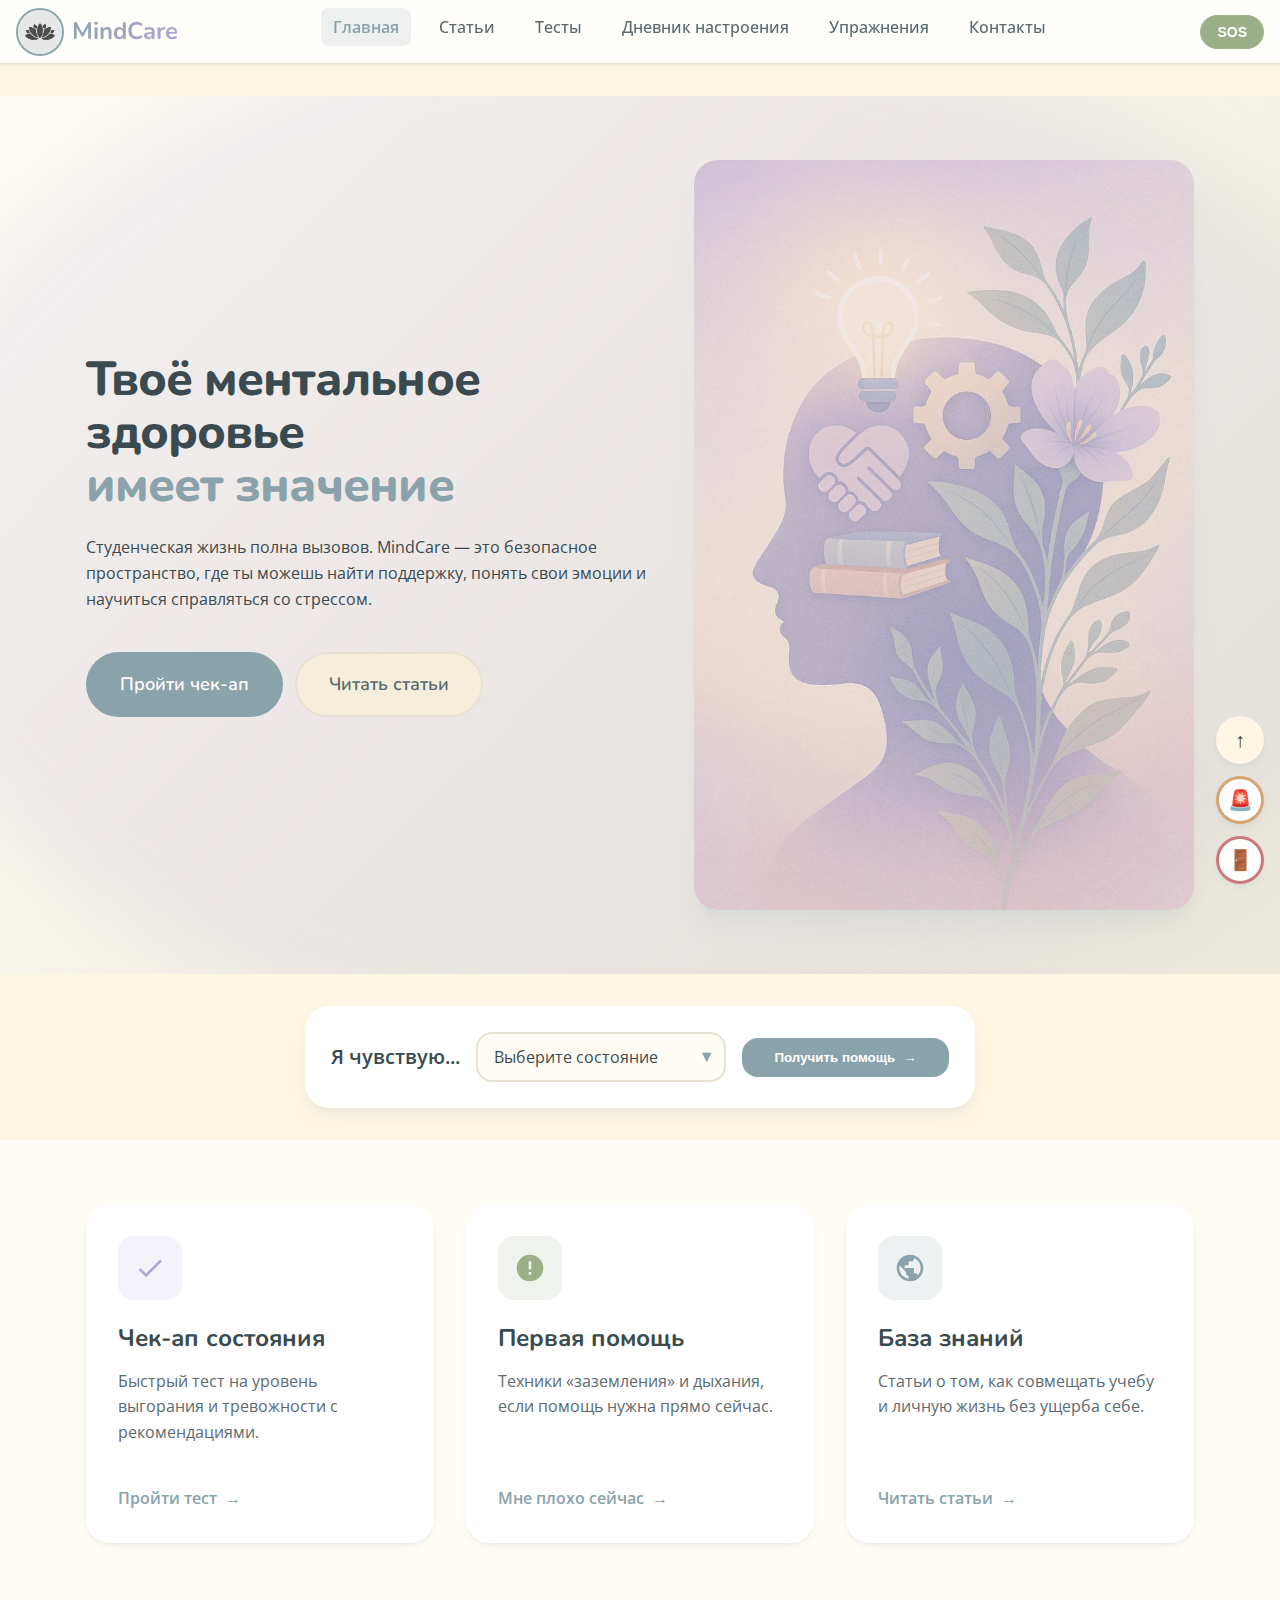
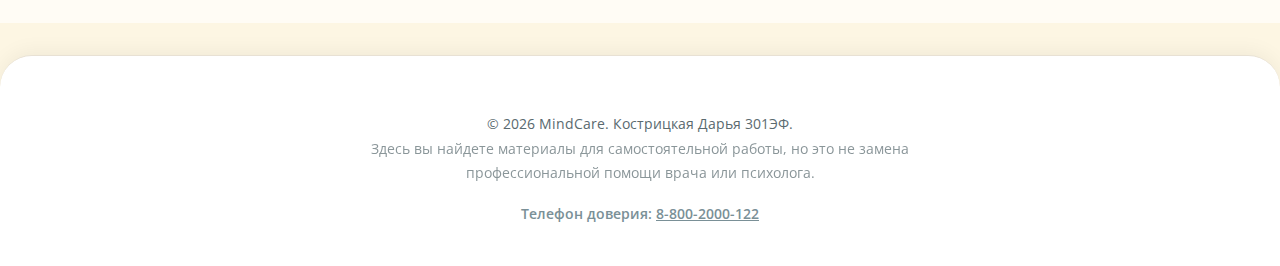
<file: index.html>
<!DOCTYPE html>
<html lang="ru">
<head>
    <meta charset="UTF-8">
    <meta name="viewport" content="width=device-width, initial-scale=1.0">
    <title>MindCare - Поддержка психического здоровья студентов</title>
    <meta name="description" content="Платформа для поддержки психического здоровья студентов с инструментами самопомощи, конфиденциальной диагностикой и базой контактов специалистов">
    <meta name="keywords" content="психическое здоровье, студенты, стресс, выгорание, самопомощь, психологическая помощь">
    <meta name="author" content="MindCare">

    <!-- Open Graph / Facebook -->
    <meta property="og:type" content="website">
    <meta property="og:url" content="https://mindcare.example.com">
    <meta property="og:title" content="MindCare - Поддержка психического здоровья студентов">
    <meta property="og:description" content="Инструменты самопомощи, анонимные тесты и контакты психологической поддержки для студентов">

    <!-- Twitter -->
    <meta name="twitter:card" content="summary">
    <meta name="twitter:title" content="MindCare - Поддержка психического здоровья студентов">
    <meta name="twitter:description" content="Инструменты самопомощи, анонимные тесты и контакты психологической поддержки для студентов">

    <!-- PWA Manifest -->
    <link rel="manifest" href="manifest.json">
    <meta name="theme-color" content="#8AA2A9">

    <!-- Favicon -->
    <link rel="icon" type="image/jpeg" href="images/interface/logos/logo.jpg.jpg">
    <link rel="shortcut icon" type="image/jpeg" href="images/interface/logos/logo.jpg.jpg">
    <link rel="apple-touch-icon" href="images/interface/logos/logo.jpg.jpg">

    <!-- CSS — ЕДИНАЯ ТОЧКА ВХОДА -->
    <link rel="stylesheet" href="styles/main.css">

    <!-- Fonts -->
    <link rel="preconnect" href="https://fonts.googleapis.com">
    <link rel="preconnect" href="https://fonts.gstatic.com" crossorigin>
    <link href="https://fonts.googleapis.com/css2?family=Nunito:wght@400;500;600;700&family=Open+Sans:wght@400;500;600&display=swap" rel="stylesheet">

    <!-- No-JS fallback -->
    <noscript>
        <style>
            .page__js-warning {
                display: block !important;
                background: #D4A574;
                color: white;
                padding: 1rem;
                text-align: center;
                position: fixed;
                top: 0;
                left: 0;
                right: 0;
                z-index: 9999;
            }
        </style>
    </noscript>
</head>
<body class="page">
    <!-- No-JS Warning -->
    <div class="page__js-warning" style="display: none;">
        ⚠️ Для полной функциональности сайта включите JavaScript в настройках браузера
    </div>

    <!-- БЛОК: header (шапка сайта) -->
    <header class="header">
        <div class="header__container container">
            <a href="index.html" class="header__logo">
                <img src="images/interface/logos/logo.jpg.jpg" alt="MindCare" class="header__logo-icon" loading="eager" onerror="this.style.display='none';">
                <span class="header__logo-text">MindCare</span>
            </a>
            <nav class="header__nav">
                <ul class="header__nav-list">
                    <li class="header__nav-item"><a href="index.html" class="header__nav-link header__nav-link--active">Главная</a></li>
                    <li class="header__nav-item"><a href="pages/articles/articles.html" class="header__nav-link">Статьи</a></li>
                    <li class="header__nav-item"><a href="pages/tests/tests.html" class="header__nav-link">Тесты</a></li>
                    <li class="header__nav-item"><a href="pages/mood-tracker/mood-tracker.html" class="header__nav-link">Дневник настроения</a></li>
                    <li class="header__nav-item"><a href="pages/exercises/exercises.html" class="header__nav-link">Упражнения</a></li>
                    <li class="header__nav-item"><a href="pages/contacts/contacts.html" class="header__nav-link">Контакты</a></li>
                </ul>
            </nav>
            <div class="header__actions">
                <button id="headerSosBtn" class="header__button-emergency" aria-label="Экстренная помощь">
                    SOS
                </button>
            </div>
            <button class="header__menu-toggle" id="menuToggle" aria-label="Открыть меню">
                <span class="header__menu-icon"></span>
            </button>
        </div>
    </header>

    <!-- БЛОК: main (основной контент) -->
    <main class="main" id="main">
        <!-- БЛОК: main-hero (главный экран) -->
        <section class="main-hero" aria-labelledby="heroTitle">
            <div class="main-hero__decoration">
                <div class="main-hero__decoration-circle"></div>
            </div>
            <div class="main-hero__container">
                <div class="main-hero__content">
                    <h1 class="main-hero__title" id="heroTitle">
                        Твоё ментальное здоровье <br>
                        <span style="color: var(--color-primary);">имеет значение</span>
                    </h1>
                    <p class="main-hero__text">
                        Студенческая жизнь полна вызовов. MindCare — это безопасное пространство, где ты можешь найти поддержку, понять свои эмоции и научиться справляться со стрессом.
                    </p>
                    <div class="main-hero__buttons">
                        <a href="pages/tests/tests.html" class="main-hero__btn main-hero__btn--primary">Пройти чек-ап</a>
                        <a href="pages/articles/articles.html" class="main-hero__btn main-hero__btn--secondary">Читать статьи</a>
                    </div>
                </div>
                <div class="main-hero__visual">
                    <div class="main-hero__image-wrapper">
                        <img src="images/interface/home-page.jpg.jpg" alt="Спокойствие и поддержка" class="main-hero__image" loading="eager">
                    </div>
                </div>
            </div>
        </section>

        <!-- БЛОК: state-selection (выбор состояния) -->
        <section class="state-selection">
            <div class="state-selection__container">
                <div class="state-selection__box" id="stateSelectionBox">
                    <label for="userState" class="state-selection__label">Я чувствую...</label>
                    <div class="state-selection__select-wrapper">
                        <select id="userState" class="state-selection__select">
                            <option value="" selected disabled>Выберите состояние</option>
                            <option value="anxiety">Тревогу и беспокойство</option>
                            <option value="burnout">Усталость и выгорание</option>
                            <option value="stress">Сильный стресс</option>
                            <option value="apathy">Апатию и грусть</option>
                            <option value="panic">Паническую атаку</option>
                        </select>
                        <span class="state-selection__select-arrow">▼</span>
                    </div>
                    <button id="stateActionBtn" class="state-selection__button">
                        Получить помощь
                        <span class="state-selection__btn-icon">→</span>
                    </button>
                </div>
            </div>
        </section>

        <!-- БЛОК: features-grid (ключевые возможности) -->
        <section class="features-grid" aria-labelledby="featuresTitle">
            <div class="features-grid__container">
                <h2 class="visually-hidden" id="featuresTitle">Возможности платформы</h2>
                <ul class="features-grid__list">
                    <li class="features-grid__item">
                        <article class="features-card features-card--checkup">
                            <div class="features-card__icon-wrapper">
                                <svg width="32" height="32" viewBox="0 0 24 24" fill="currentColor">
                                    <path d="M9 16.17L4.83 12l-1.42 1.41L9 19 21 7l-1.41-1.41z"/>
                                </svg>
                            </div>
                            <h3 class="features-card__title">Чек-ап состояния</h3>
                            <p class="features-card__description">Быстрый тест на уровень выгорания и тревожности с рекомендациями.</p>
                            <a href="pages/tests/tests.html" class="features-card__link">
                                Пройти тест
                                <span class="features-card__link-icon">→</span>
                            </a>
                        </article>
                    </li>
                    <li class="features-grid__item">
                        <article class="features-card features-card--first-aid">
                            <div class="features-card__icon-wrapper">
                                <svg width="32" height="32" viewBox="0 0 24 24" fill="currentColor">
                                    <path d="M12 2C6.48 2 2 6.48 2 12s4.48 10 10 10 10-4.48 10-10S17.52 2 12 2zm1 15h-2v-2h2v2zm0-4h-2V7h2v6z"/>
                                </svg>
                            </div>
                            <h3 class="features-card__title">Первая помощь</h3>
                            <p class="features-card__description">Техники «заземления» и дыхания, если помощь нужна прямо сейчас.</p>
                            <a href="pages/exercises/exercises.html" class="features-card__link">
                                Мне плохо сейчас
                                <span class="features-card__link-icon">→</span>
                            </a>
                        </article>
                    </li>
                    <li class="features-grid__item">
                        <article class="features-card">
                            <div class="features-card__icon-wrapper">
                                <svg width="32" height="32" viewBox="0 0 24 24" fill="currentColor">
                                    <path d="M12 2C6.48 2 2 6.48 2 12s4.48 10 10 10 10-4.48 10-10S17.52 2 12 2zm-1 17.93c-3.95-.49-7-3.85-7-7.93 0-.62.08-1.21.21-1.79L9 15v1c0 1.1.9 2 2 2v1.93zm6.9-2.54c-.26-.81-1-1.39-1.9-1.39h-1v-3c0-.55-.45-1-1-1H8v-2h2c.55 0 1-.45 1-1V7h2c1.1 0 2-.9 2-2v-.41c2.93 1.19 5 4.06 5 7.41 0 2.08-.8 3.97-2.1 5.39z"/>
                                </svg>
                            </div>
                            <h3 class="features-card__title">База знаний</h3>
                            <p class="features-card__description">Статьи о том, как совмещать учебу и личную жизнь без ущерба себе.</p>
                            <a href="pages/articles/articles.html" class="features-card__link">
                                Читать статьи
                                <span class="features-card__link-icon">→</span>
                            </a>
                        </article>
                    </li>
                </ul>
            </div>
        </section>
    </main>

    <!-- БЛОК: footer (подвал) -->
    <footer class="footer" role="contentinfo">
        <div class="footer__container container">
            <div class="footer__main text-center">
                <p class="footer__text">
                    © 2026 MindCare. Кострицкая Дарья 301ЭФ.
                </p>
                <p class="footer__text" style="max-width: 600px; margin: 0 auto 1rem; opacity: 0.7;">
                    Здесь вы найдете материалы для самостоятельной работы, но это не замена профессиональной помощи врача или психолога.
                </p>
                <p class="footer__text">
                    <strong>Телефон доверия: <a href="tel:88002000122" style="color: inherit; text-decoration: underline;">8-800-2000-122</a></strong>
                </p>
            </div>
        </div>
    </footer>

    <!-- Модальное окно для экстренной помощи -->
    <div class="modal modal--emergency" id="emergencyModal" role="dialog" aria-labelledby="emergencyModalTitle" aria-modal="true" hidden>
        <div class="modal__overlay" data-modal-close></div>
        <div class="modal__container">
            <div class="modal__header">
                <h2 class="modal__title" id="emergencyModalTitle">🚨 Экстренная помощь</h2>
                <button class="modal__close" id="closeEmergencyModal" data-modal-close aria-label="Закрыть">×</button>
            </div>
            <div class="modal__body">
                <div class="emergency-contacts" id="emergencyContactsList">
                    <div class="emergency-contact">
                        <h3 class="emergency-contact__title">Телефон доверия</h3>
                        <a href="tel:88002000122" class="emergency-contact__phone">📞 8-800-2000-122</a>
                        <p class="emergency-contact__description">Бесплатная психологическая помощь (круглосуточно)</p>
                    </div>
                    <div class="emergency-contact">
                        <h3 class="emergency-contact__title">Телефон доверия для студентов</h3>
                        <a href="tel:88002004747" class="emergency-contact__phone">📞 8-800-200-47-47</a>
                        <p class="emergency-contact__description">Бесплатная психологическая помощь студентам</p>
                    </div>
                    <div class="emergency-contact">
                        <h3 class="emergency-contact__title">Телефон доверия Приднестровья</h3>
                        <a href="tel:080022222" class="emergency-contact__phone">📞 0-800-2-22-22</a>
                        <p class="emergency-contact__description">Круглосуточная психологическая помощь в ПМР</p>
                    </div>
                    <div class="emergency-contact">
                        <h3 class="emergency-contact__title">Экстренные службы ПМР</h3>
                        <a href="tel:112" class="emergency-contact__phone">📞 112</a>
                        <p class="emergency-contact__description">Единый номер экстренных служб</p>
                    </div>
                </div>
                <div class="emergency-actions">
                    <button class="emergency-action" data-quick-exit>🚪 Быстрый выход с сайта</button>
                    <a href="pages/contacts/contacts.html" class="emergency-action">📋 Все контакты поддержки</a>
                </div>
            </div>
        </div>
    </div>

    <!-- Фиксированные кнопки -->
    <div class="site-controls site-controls--inline">
        <button class="site-controls__btn site-controls__btn--scroll-top" aria-label="Наверх" title="Наверх" id="scrollTop">
            <span class="site-controls__btn-icon">↑</span>
        </button>
        <button class="site-controls__btn site-controls__btn--emergency" aria-label="Экстренная помощь" title="Экстренная помощь" data-emergency-help>
            <span class="site-controls__btn-icon">🚨</span>
        </button>
        <button class="site-controls__btn site-controls__btn--exit" aria-label="Быстрый выход" title="Быстрый выход (Shift + Escape)" data-quick-exit>
            <span class="site-controls__btn-icon">🚪</span>
        </button>
    </div>

    <!-- Скрипты -->
    <script type="module" src="scripts/utils/utils.js"></script>
    <script src="blocks/site-controls/site-controls.js"></script>
    <script src="scripts/main.js"></script>

    <!-- Локальная логика главной страницы -->
    <script>
        document.addEventListener('DOMContentLoaded', function() {
            // Логика блока "Я чувствую..."
            const stateSelect = document.getElementById('userState');
            const actionBtn = document.getElementById('stateActionBtn');
            const selectionBox = document.getElementById('stateSelectionBox');

            if (actionBtn && stateSelect) {
                actionBtn.addEventListener('click', function() {
                    const value = stateSelect.value;

                    if (!value) {
                        selectionBox.classList.add('state-selection__box--warning');
                        setTimeout(() => selectionBox.classList.remove('state-selection__box--warning'), 500);
                        return;
                    }

                    switch(value) {
                        case 'anxiety':
                        case 'stress':
                            window.location.href = 'pages/exercises/exercises.html';
                            break;
                        case 'burnout':
                        case 'apathy':
                            window.location.href = 'pages/tests/tests.html';
                            break;
                        case 'panic':
                            const emergencyModal = document.getElementById('emergencyModal');
                            if (emergencyModal) {
                                emergencyModal.hidden = false;
                                document.body.style.overflow = 'hidden';
                            }
                            break;
                        default:
                            window.location.href = 'pages/articles/articles.html';
                    }
                });
            }

            // Кнопка SOS в шапке
            const headerSosBtn = document.getElementById('headerSosBtn');
            if (headerSosBtn) {
                headerSosBtn.addEventListener('click', function() {
                    const emergencyModal = document.getElementById('emergencyModal');
                    if (emergencyModal) {
                        emergencyModal.hidden = false;
                        document.body.style.overflow = 'hidden';
                    }
                });
            }
        });
    </script>
</body>
</html>
</file>
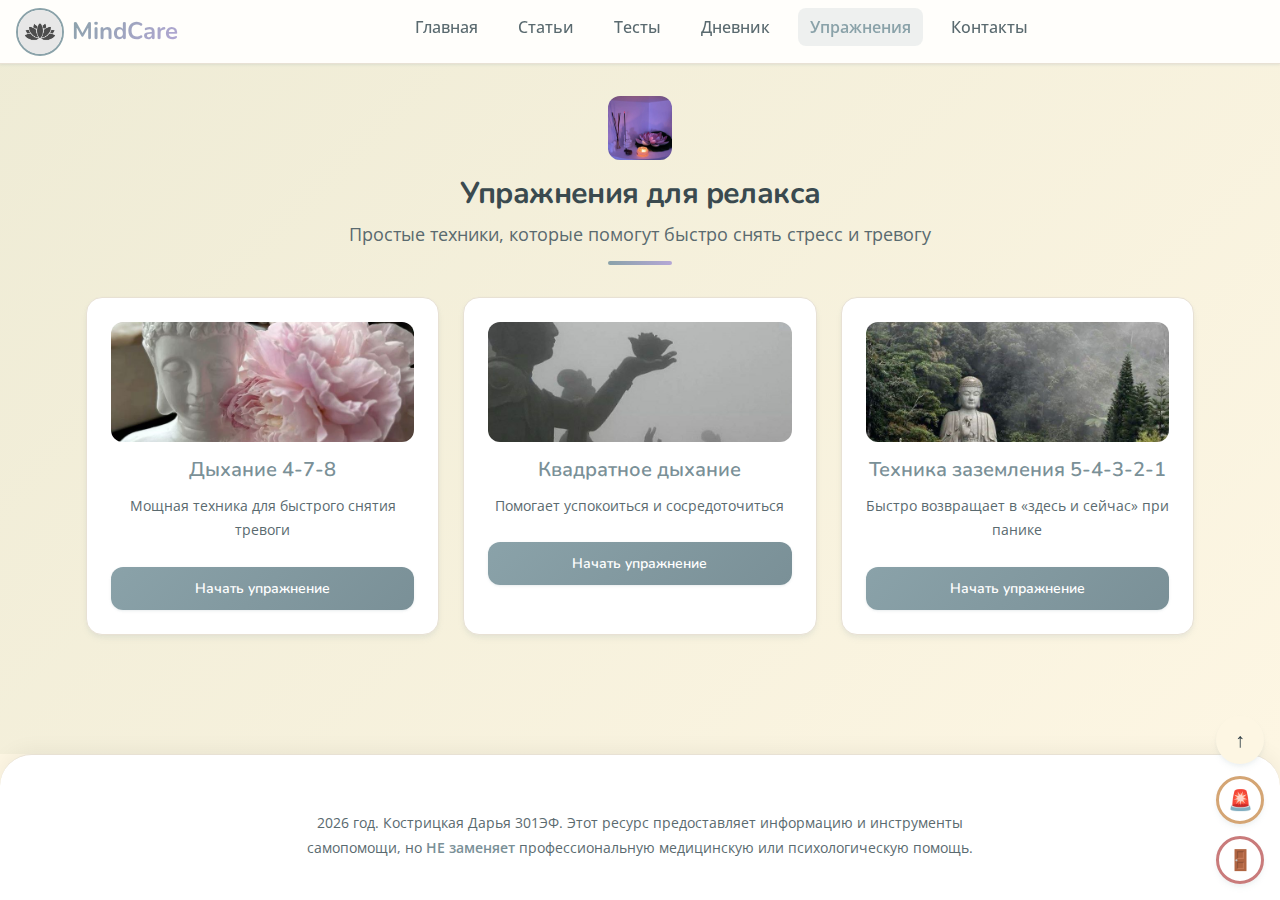
<file: pages/exercises/exercises.html>
<!DOCTYPE html>
<html lang="ru">
<head>
    <meta charset="UTF-8">
    <meta name="viewport" content="width=device-width, initial-scale=1.0">
    <title>Упражнения для релакса | MindCare</title>
    <meta name="description" content="Дыхательные упражнения, медитации и техники заземления для снятия стресса">

    <!-- Favicon -->
    <link rel="icon" type="image/jpeg" href="../../images/interface/logos/logo.jpg.jpg">
    <link rel="shortcut icon" type="image/jpeg" href="../../images/interface/logos/logo.jpg.jpg">
    <link rel="apple-touch-icon" href="../../images/interface/logos/logo.jpg.jpg">

    <!-- CSS — ЕДИНАЯ ТОЧКА ВХОДА -->
    <link rel="stylesheet" href="../../styles/main.css">

    <!-- Fonts -->
    <link rel="preconnect" href="https://fonts.googleapis.com">
    <link rel="preconnect" href="https://fonts.gstatic.com" crossorigin>
    <link href="https://fonts.googleapis.com/css2?family=Nunito:wght@400;600;700&family=Open+Sans:wght@400;500&display=swap" rel="stylesheet">
</head>
<body class="page">
    <!-- БЛОК: header -->
    <header class="header">
        <div class="header__container container">
            <a href="../../index.html" class="header__logo">
                <img src="../../images/interface/logos/logo.jpg.jpg" alt="MindCare" class="header__logo-icon" loading="eager" onerror="this.style.display='none';">
                <span class="header__logo-text">MindCare</span>
            </a>
            <nav class="header__nav">
                <ul class="header__nav-list">
                    <li class="header__nav-item"><a href="../../index.html" class="header__nav-link">Главная</a></li>
                    <li class="header__nav-item"><a href="../articles/articles.html" class="header__nav-link">Статьи</a></li>
                    <li class="header__nav-item"><a href="../tests/tests.html" class="header__nav-link">Тесты</a></li>
                    <li class="header__nav-item"><a href="../mood-tracker/mood-tracker.html" class="header__nav-link">Дневник</a></li>
                    <li class="header__nav-item"><a href="exercises.html" class="header__nav-link header__nav-link--active">Упражнения</a></li>
                    <li class="header__nav-item"><a href="../contacts/contacts.html" class="header__nav-link">Контакты</a></li>
                </ul>
            </nav>
            <div class="header__actions">
            </div>
            <button class="header__menu-toggle" id="menuToggle" aria-label="Открыть меню">
                <span class="header__menu-icon"></span>
            </button>
        </div>
    </header>

    <!-- БЛОК: main -->
    <main class="main main--exercises">
        <div class="container">
            <div class="section-title">
                <div class="section-title__icon">
                    <img src="../../images/interface/logos/relaxation-exercises-logo.jpg.jpg" alt="Упражнения для релакса" class="section-title__icon-img" loading="eager" onerror="this.style.display='none'; this.parentElement.innerHTML='🧘';">
                </div>
                <h1 class="section-title__heading">Упражнения для релакса</h1>
                <p class="section-title__text">Простые техники, которые помогут быстро снять стресс и тревогу</p>
            </div>

            <!-- Сетка упражнений -->
            <div class="exercises-grid" id="exercisesGrid">
                <!-- Упражнения подгружаются из JS -->
            </div>
        </div>
    </main>

    <!-- БЛОК: footer -->
    <footer class="footer">
        <div class="footer__container container">
            <div class="footer__main">
                <p class="footer__text">
                    2026 год. Кострицкая Дарья 301ЭФ. Этот ресурс предоставляет информацию и инструменты самопомощи,
                    но <strong>НЕ заменяет</strong> профессиональную медицинскую или психологическую помощь.
                </p>
            </div>
        </div>
    </footer>

    <!-- Модальное окно для экстренной помощи -->
    <div class="modal modal--emergency" id="emergencyModal" role="dialog" aria-labelledby="emergencyModalTitle" aria-modal="true" hidden>
        <div class="modal__overlay" data-modal-close></div>
        <div class="modal__container">
            <div class="modal__header">
                <h2 class="modal__title" id="emergencyModalTitle">🚨 Экстренная помощь</h2>
                <button class="modal__close" data-modal-close aria-label="Закрыть">×</button>
            </div>
            <div class="modal__body">
                <div class="emergency-contacts">
                    <div class="emergency-contact">
                        <h3 class="emergency-contact__title">Телефон доверия</h3>
                        <a href="tel:88002000122" class="emergency-contact__phone">📞 8-800-2000-122</a>
                        <p class="emergency-contact__description">Бесплатная психологическая помощь (круглосуточно)</p>
                    </div>
                    <div class="emergency-contact">
                        <h3 class="emergency-contact__title">Телефон доверия для студентов</h3>
                        <a href="tel:88002004747" class="emergency-contact__phone">📞 8-800-200-47-47</a>
                        <p class="emergency-contact__description">Бесплатная психологическая помощь студентам</p>
                    </div>
                </div>
                <div class="emergency-actions">
                    <button class="emergency-action" data-quick-exit>🚪 Быстрый выход с сайта</button>
                    <a href="../contacts/contacts.html" class="emergency-action">📋 Все контакты поддержки</a>
                </div>
            </div>
        </div>
    </div>

    <!-- Фиксированные кнопки: fallback-разметка -->
    <div class="site-controls site-controls--inline">
        <button class="site-controls__btn site-controls__btn--scroll-top" aria-label="Наверх" title="Наверх">
            <span class="site-controls__btn-icon">↑</span>
        </button>
        <button class="site-controls__btn site-controls__btn--emergency" aria-label="Экстренная помощь" title="Экстренная помощь" data-emergency-help>
            <span class="site-controls__btn-icon">🚨</span>
        </button>
        <button class="site-controls__btn site-controls__btn--exit" aria-label="Быстрый выход" title="Быстрый выход (Shift + Escape)" data-quick-exit>
            <span class="site-controls__btn-icon">🚪</span>
        </button>
    </div>

    <!-- Скрипты -->
    <script type="module" src="../../scripts/utils/utils.js"></script>
    <script src="../../scripts/main.js"></script>
    <script src="../../blocks/site-controls/site-controls.js"></script>
    <script src="../../blocks/exercise-card/exercises-card.js"></script>

    
</body>
</html>
</file>
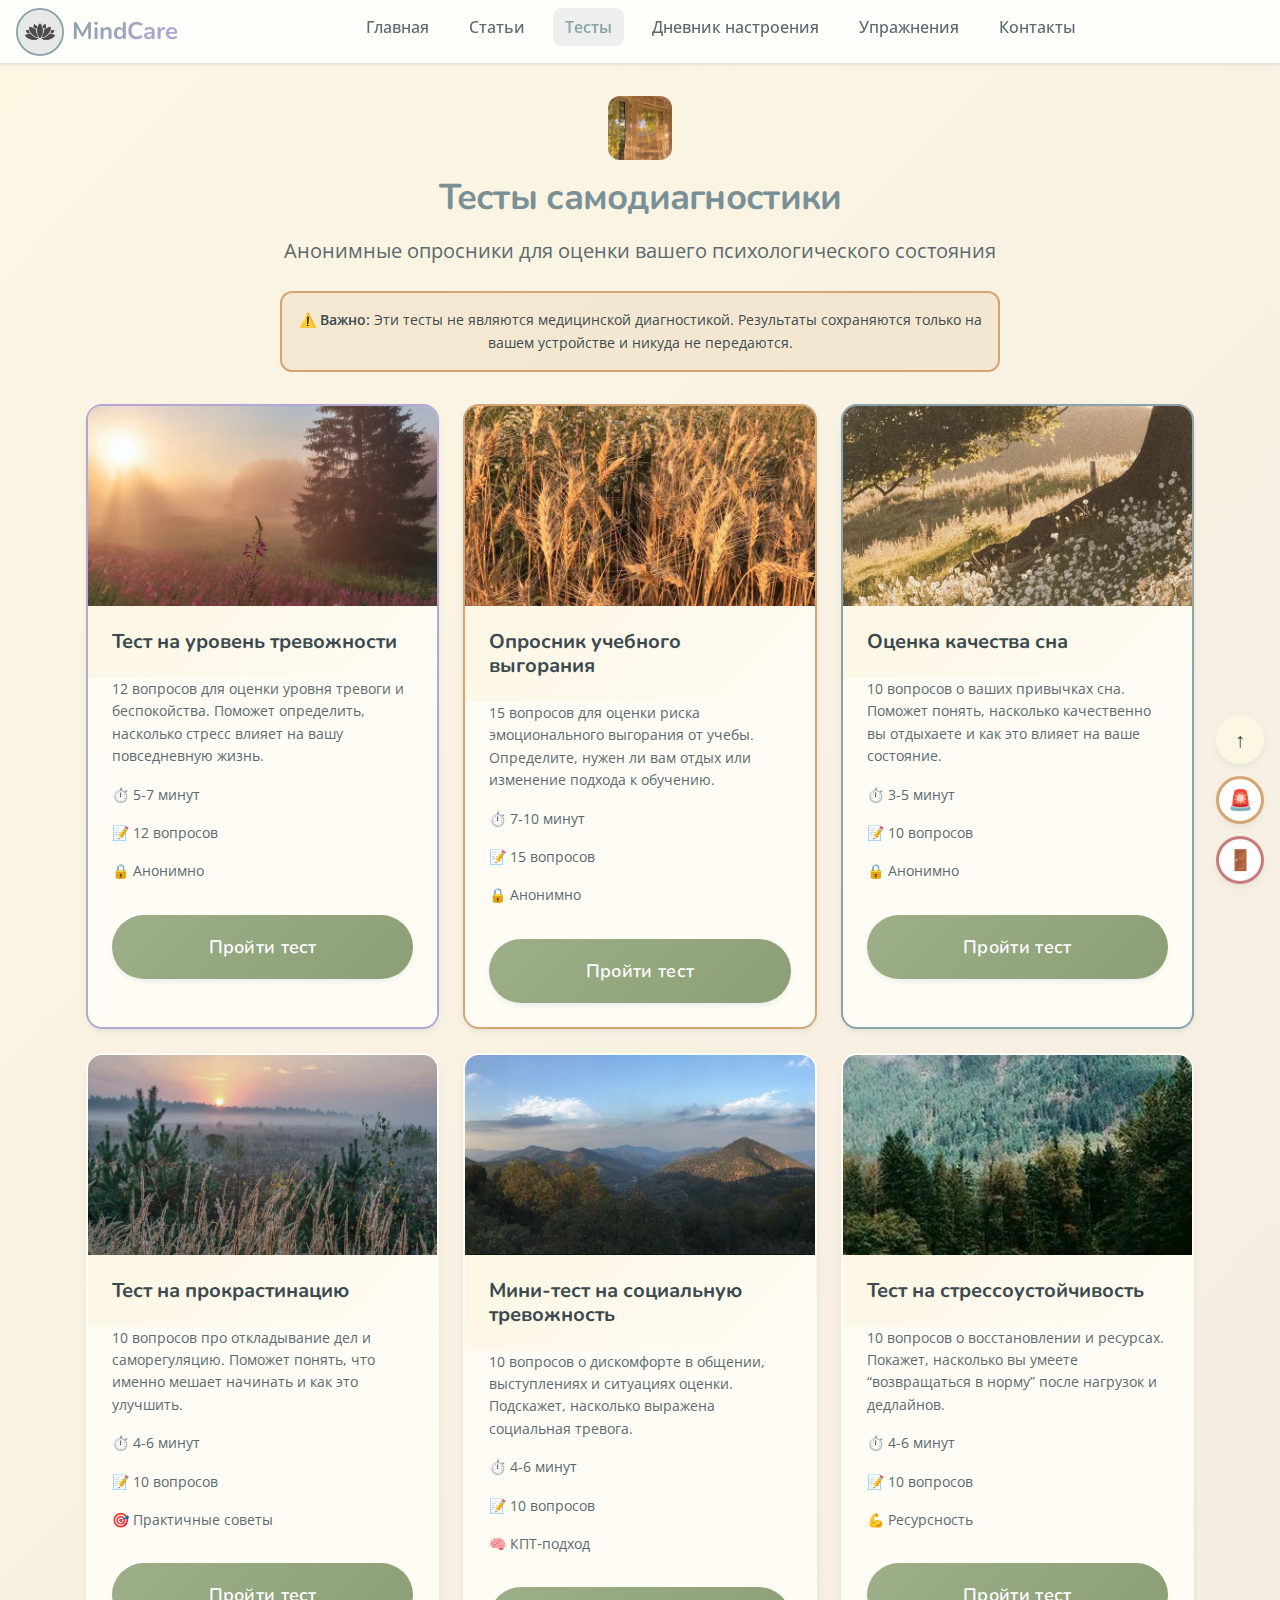
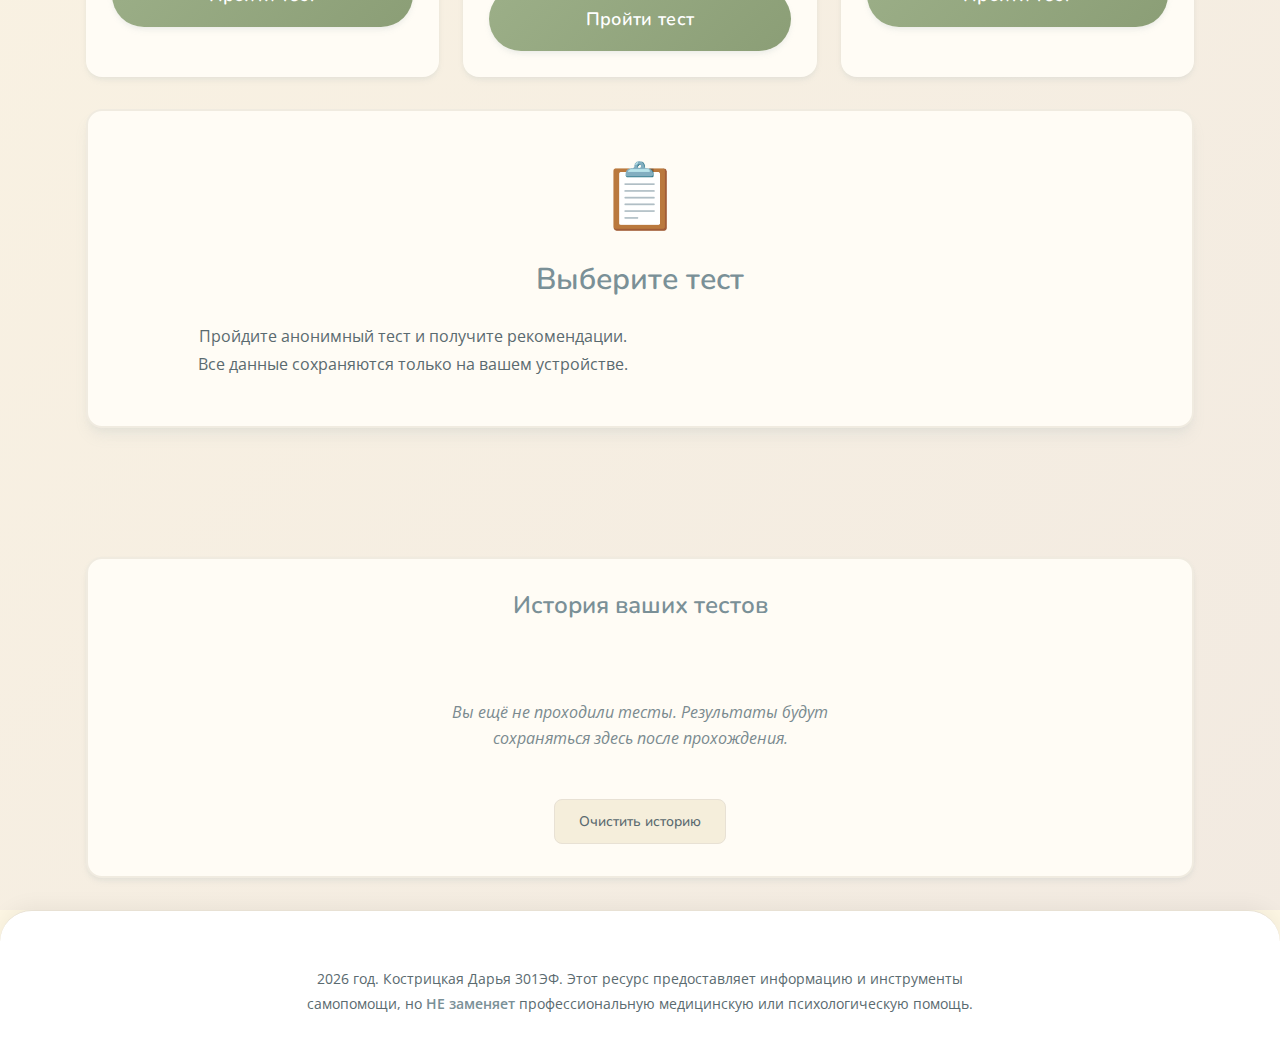
<file: pages/tests/tests.html>
<!DOCTYPE html>
<html lang="ru">
<head>
    <meta charset="UTF-8">
    <meta name="viewport" content="width=device-width, initial-scale=1.0">
    <title>Тесты самодиагностики | MindCare</title>
    <meta name="description" content="Анонимные тесты на уровень стресса, тревожности и выгорания для студентов">

    <!-- Favicon -->
    <link rel="icon" type="image/jpeg" href="../../images/interface/logos/logo.jpg.jpg">
    <link rel="shortcut icon" type="image/jpeg" href="../../images/interface/logos/logo.jpg.jpg">
    <link rel="apple-touch-icon" href="../../images/interface/logos/logo.jpg.jpg">

    <!-- CSS — ЕДИНАЯ ТОЧКА ВХОДА -->
    <link rel="stylesheet" href="../../styles/main.css">

    <!-- Fonts -->
    <link rel="preconnect" href="https://fonts.googleapis.com">
    <link rel="preconnect" href="https://fonts.gstatic.com" crossorigin>
    <link href="https://fonts.googleapis.com/css2?family=Nunito:wght@400;600;700&family=Open+Sans:wght@400;500&display=swap" rel="stylesheet">
</head>
<body class="page">
    <!-- БЛОК: header -->
    <header class="header">
        <div class="header__container container">
            <a href="../../index.html" class="header__logo">
                <img src="../../images/interface/logos/logo.jpg.jpg" alt="MindCare" class="header__logo-icon" loading="eager" onerror="this.style.display='none';">
                <span class="header__logo-text">MindCare</span>
            </a>
            <nav class="header__nav">
                <ul class="header__nav-list">
                    <li class="header__nav-item"><a href="../../index.html" class="header__nav-link">Главная</a></li>
                    <li class="header__nav-item"><a href="../articles/articles.html" class="header__nav-link">Статьи</a></li>
                    <li class="header__nav-item"><a href="tests.html" class="header__nav-link header__nav-link--active">Тесты</a></li>
                    <li class="header__nav-item"><a href="../mood-tracker/mood-tracker.html" class="header__nav-link">Дневник настроения</a></li>
                    <li class="header__nav-item"><a href="../exercises/exercises.html" class="header__nav-link">Упражнения</a></li>
                    <li class="header__nav-item"><a href="../contacts/contacts.html" class="header__nav-link">Контакты</a></li>
                </ul>
            </nav>
            <div class="header__actions">
            </div>
            <button class="header__menu-toggle" id="menuToggle" aria-label="Открыть меню">
                <span class="header__menu-icon"></span>
            </button>
        </div>
    </header>

    <!-- БЛОК: main -->
    <main class="main main--tests">
        <div class="container">
            <div class="tests-header">
                <div class="section-title__icon">
                    <img src="../../images/interface/logos/self-tests-logo.jpg.jpg" alt="Тесты самодиагностики" class="section-title__icon-img" loading="eager" onerror="this.style.display='none'; this.parentElement.innerHTML='📋';">
                </div>
                <h1 class="tests-header__title">Тесты самодиагностики</h1>
                <p class="tests-header__subtitle">Анонимные опросники для оценки вашего психологического состояния</p>
                <div class="tests-header__warning">
                    ⚠️ <strong>Важно:</strong> Эти тесты не являются медицинской диагностикой.
                    Результаты сохраняются только на вашем устройстве и никуда не передаются.
                </div>
            </div>

            <!-- Карточки доступных тестов -->
            <div class="tests-grid">
                <!-- Тест 1: Тревожность -->
                <div class="test-card test-card--anxiety">
                    <div class="test-card__image-wrapper test-card__image-wrapper--has-image">
                        <img src="../../images/content/tests/test-1.jpg.jpg" alt="Тест на уровень тревожности" loading="lazy" class="test-card__image" onerror="this.parentElement.classList.remove('test-card__image-wrapper--has-image'); this.remove();">
                    </div>
                    <div class="test-card__header">
                        <h2 class="test-card__title">Тест на уровень тревожности</h2>
                    </div>
                    <div class="test-card__content">
                        <p class="test-card__description">
                            12 вопросов для оценки уровня тревоги и беспокойства. Поможет определить, насколько стресс влияет на вашу повседневную жизнь.
                        </p>
                        <ul class="test-card__details">
                            <li>⏱️ 5-7 минут</li>
                            <li>📝 12 вопросов</li>
                            <li>🔒 Анонимно</li>
                        </ul>
                    </div>
                    <div class="test-card__footer">
                        <button class="test-card__button" data-test="anxiety">
                            Пройти тест
                        </button>
                    </div>
                </div>

                <!-- Тест 2: Выгорание -->
                <div class="test-card test-card--burnout">
                    <div class="test-card__image-wrapper test-card__image-wrapper--has-image">
                        <img src="../../images/content/tests/test-2.jpg.jpg" alt="Опросник учебного выгорания" loading="lazy" class="test-card__image" onerror="this.parentElement.classList.remove('test-card__image-wrapper--has-image'); this.remove();">
                    </div>
                    <div class="test-card__header">
                        <h2 class="test-card__title">Опросник учебного выгорания</h2>
                    </div>
                    <div class="test-card__content">
                        <p class="test-card__description">
                            15 вопросов для оценки риска эмоционального выгорания от учебы. Определите, нужен ли вам отдых или изменение подхода к обучению.
                        </p>
                        <ul class="test-card__details">
                            <li>⏱️ 7-10 минут</li>
                            <li>📝 15 вопросов</li>
                            <li>🔒 Анонимно</li>
                        </ul>
                    </div>
                    <div class="test-card__footer">
                        <button class="test-card__button" data-test="burnout">
                            Пройти тест
                        </button>
                    </div>
                </div>

                <!-- Тест 3: Сон -->
                <div class="test-card test-card--sleep">
                    <div class="test-card__image-wrapper test-card__image-wrapper--has-image">
                        <img src="../../images/content/tests/test-3.jpg.jpg" alt="Оценка качества сна" loading="lazy" class="test-card__image" onerror="this.parentElement.classList.remove('test-card__image-wrapper--has-image'); this.remove();">
                    </div>
                    <div class="test-card__header">
                        <h2 class="test-card__title">Оценка качества сна</h2>
                    </div>
                    <div class="test-card__content">
                        <p class="test-card__description">
                            10 вопросов о ваших привычках сна. Поможет понять, насколько качественно вы отдыхаете и как это влияет на ваше состояние.
                        </p>
                        <ul class="test-card__details">
                            <li>⏱️ 3-5 минут</li>
                            <li>📝 10 вопросов</li>
                            <li>🔒 Анонимно</li>
                        </ul>
                    </div>
                    <div class="test-card__footer">
                        <button class="test-card__button" data-test="sleep">
                            Пройти тест
                        </button>
                    </div>
                </div>

                <!-- Тест 4: Прокрастинация -->
                <div class="test-card test-card--procrastination">
                    <div class="test-card__image-wrapper test-card__image-wrapper--has-image">
                        <img src="../../images/content/tests/test-4.jpg.jpg" alt="Тест на прокрастинацию" loading="lazy" class="test-card__image" onerror="this.parentElement.classList.remove('test-card__image-wrapper--has-image'); this.remove();">
                    </div>
                    <div class="test-card__header">
                        <h2 class="test-card__title">Тест на прокрастинацию</h2>
                    </div>
                    <div class="test-card__content">
                        <p class="test-card__description">
                            10 вопросов про откладывание дел и саморегуляцию. Поможет понять, что именно мешает начинать и как это улучшить.
                        </p>
                        <ul class="test-card__details">
                            <li>⏱️ 4-6 минут</li>
                            <li>📝 10 вопросов</li>
                            <li>🎯 Практичные советы</li>
                        </ul>
                    </div>
                    <div class="test-card__footer">
                        <button class="test-card__button" data-test="procrastination">
                            Пройти тест
                        </button>
                    </div>
                </div>

                <!-- Тест 5: Социальная тревожность -->
                <div class="test-card test-card--social-anxiety">
                    <div class="test-card__image-wrapper test-card__image-wrapper--has-image">
                        <img src="../../images/content/tests/test-5.jpg.jpg" alt="Мини‑тест на социальную тревожность" loading="lazy" class="test-card__image" onerror="this.parentElement.classList.remove('test-card__image-wrapper--has-image'); this.remove();">
                    </div>
                    <div class="test-card__header">
                        <h2 class="test-card__title">Мини‑тест на социальную тревожность</h2>
                    </div>
                    <div class="test-card__content">
                        <p class="test-card__description">
                            10 вопросов о дискомфорте в общении, выступлениях и ситуациях оценки. Подскажет, насколько выражена социальная тревога.
                        </p>
                        <ul class="test-card__details">
                            <li>⏱️ 4-6 минут</li>
                            <li>📝 10 вопросов</li>
                            <li>🧠 КПТ‑подход</li>
                        </ul>
                    </div>
                    <div class="test-card__footer">
                        <button class="test-card__button" data-test="socialAnxiety">
                            Пройти тест
                        </button>
                    </div>
                </div>

                <!-- Тест 6: Стрессоустойчивость -->
                <div class="test-card test-card--resilience">
                    <div class="test-card__image-wrapper test-card__image-wrapper--has-image">
                        <img src="../../images/content/tests/test-6.jpg.jpg" alt="Тест на стрессоустойчивость" loading="lazy" class="test-card__image" onerror="this.parentElement.classList.remove('test-card__image-wrapper--has-image'); this.remove();">
                    </div>
                    <div class="test-card__header">
                        <h2 class="test-card__title">Тест на стрессоустойчивость</h2>
                    </div>
                    <div class="test-card__content">
                        <p class="test-card__description">
                            10 вопросов о восстановлении и ресурсах. Покажет, насколько вы умеете “возвращаться в норму” после нагрузок и дедлайнов.
                        </p>
                        <ul class="test-card__details">
                            <li>⏱️ 4-6 минут</li>
                            <li>📝 10 вопросов</li>
                            <li>💪 Ресурсность</li>
                        </ul>
                    </div>
                    <div class="test-card__footer">
                        <button class="test-card__button" data-test="resilience">
                            Пройти тест
                        </button>
                    </div>
                </div>
            </div>

            <!-- Область для прохождения теста -->
            <div id="testArea" class="test-area">
                <div class="test-welcome" id="testWelcome">
                    <div class="test-welcome__icon">📋</div>
                    <h2 class="test-welcome__title">Выберите тест</h2>
                    <p class="test-welcome__text">
                        Пройдите анонимный тест и получите рекомендации.<br>
                        Все данные сохраняются только на вашем устройстве.
                    </p>
                </div>
            </div>

            <!-- История пройденных тестов -->
            <div class="tests-history" id="testsHistory">
                <h2 class="tests-history__title">История ваших тестов</h2>
               
                <div class="tests-history__list" id="testsHistoryList">
                    <!-- Данные подгрузятся из localStorage -->
                </div>
               
                <div class="tests-history__empty" id="testsHistoryEmpty">
                    <p>Вы ещё не проходили тесты. Результаты будут сохраняться здесь после прохождения.</p>
                </div>
               
                <div class="tests-history__actions">
                    <button class="tests-history__action-btn" id="clearTestHistory">
                        Очистить историю
                    </button>
                </div>
            </div>
        </div>
    </main>

    <!-- БЛОК: footer -->
    <footer class="footer">
        <div class="footer__container container">
            <div class="footer__main">
                <p class="footer__text">
                    2026 год. Кострицкая Дарья 301ЭФ. Этот ресурс предоставляет информацию и инструменты самопомощи,
                    но <strong>НЕ заменяет</strong> профессиональную медицинскую или психологическую помощь.
                </p>
            </div>
        </div>
    </footer>

    <!-- Модальное окно для экстренной помощи -->
    <div class="modal modal--emergency" id="emergencyModal" role="dialog" aria-labelledby="emergencyModalTitle" aria-modal="true" hidden>
        <div class="modal__overlay" data-modal-close></div>
        <div class="modal__container">
            <div class="modal__header">
                <h2 class="modal__title" id="emergencyModalTitle">🚨 Экстренная помощь</h2>
                <button class="modal__close" data-modal-close aria-label="Закрыть">×</button>
            </div>
            <div class="modal__body">
                <div class="emergency-contacts">
                    <div class="emergency-contact">
                        <h3 class="emergency-contact__title">Телефон доверия</h3>
                        <a href="tel:88002000122" class="emergency-contact__phone">📞 8-800-2000-122</a>
                        <p class="emergency-contact__description">Бесплатная психологическая помощь (круглосуточно)</p>
                    </div>
                    <div class="emergency-contact">
                        <h3 class="emergency-contact__title">Телефон доверия для студентов</h3>
                        <a href="tel:88002004747" class="emergency-contact__phone">📞 8-800-200-47-47</a>
                        <p class="emergency-contact__description">Бесплатная психологическая помощь студентам</p>
                    </div>
                </div>
                <div class="emergency-actions">
                    <button class="emergency-action" data-quick-exit>🚪 Быстрый выход с сайта</button>
                    <a href="../contacts/contacts.html" class="emergency-action">📋 Все контакты поддержки</a>
                </div>
            </div>
        </div>
    </div>

    <!-- Фиксированные кнопки: fallback-разметка -->
    <div class="site-controls site-controls--inline">
        <button class="site-controls__btn site-controls__btn--scroll-top" aria-label="Наверх" title="Наверх">
            <span class="site-controls__btn-icon">↑</span>
        </button>
        <button class="site-controls__btn site-controls__btn--emergency" aria-label="Экстренная помощь" title="Экстренная помощь" data-emergency-help>
            <span class="site-controls__btn-icon">🚨</span>
        </button>
        <button class="site-controls__btn site-controls__btn--exit" aria-label="Быстрый выход" title="Быстрый выход (Shift + Escape)" data-quick-exit>
            <span class="site-controls__btn-icon">🚪</span>
        </button>
    </div>

    <!-- Скрипты -->
    <script type="module" src="../../scripts/utils/utils.js"></script>
    <script src="../../scripts/main.js"></script>
    <script src="../../blocks/site-controls/site-controls.js"></script>
    <script src="../../blocks/tests-grid/tests-grid.js.js"></script>

    
</body>
</html>
</file>
<file: styles/main.css>
@import url('variables/variables.css');
@import url('pages/articles.css');
@import url('pages/tests.css');
@import url('pages/contacts.css');
@import url('pages/mood-tracker.css');
@import url('../blocks/header/header.css');
@import url('../blocks/header/header__container.css');
@import url('../blocks/header/header__logo.css');
@import url('../blocks/header/header__logo-icon.css');
@import url('../blocks/header/header__logo-text.css');
@import url('../blocks/header/header__nav.css');
@import url('../blocks/header/header__nav-list.css');
@import url('../blocks/header/header__nav-item.css');
@import url('../blocks/header/header__nav-link.css');
@import url('../blocks/header/header__nav-link--active.css');
@import url('../blocks/header/header__menu-toggle.css');
@import url('../blocks/header/header__menu-icon.css');
@import url('../blocks/header/header__actions.css');
@import url('../blocks/header/header__button-emergency.css');
@import url('../blocks/header/header__button-exit.css');
@import url('../blocks/main/main.css');
@import url('../blocks/main-hero/main-hero.css');
@import url('../blocks/main-hero/main-hero__buttons.css');
@import url('../blocks/main-hero/main-hero__btn.css');
@import url('../blocks/state-selection/state-selection.css');
@import url('../blocks/features-grid/features-grid.css');
@import url('../blocks/section-title/section-title.css');
@import url('../blocks/section-title/section-title__icon.css');
@import url('../blocks/section-title/section-title__heading.css');
@import url('../blocks/section-title/section-title__text.css');
@import url('../blocks/test-card/test-card.css');
@import url('../blocks/test-card/test-card__header.css');
@import url('../blocks/test-card/test-card__title.css');
@import url('../blocks/test-card/test-card__content.css');
@import url('../blocks/test-card/test-card__description.css');
@import url('../blocks/test-card/test-card__details.css');
@import url('../blocks/test-card/test-card__footer.css');
@import url('../blocks/test-card/test-card__image-wrapper.css');
@import url('../blocks/test-card/test-card__image-wrapper--has-image.css');
@import url('../blocks/test-card/test-card__image.css');
@import url('../blocks/test-card/test-card__button.css');
@import url('../blocks/test-card/test-card--anxiety.css');
@import url('../blocks/test-card/test-card--burnout.css');
@import url('../blocks/test-card/test-card--sleep.css');
@import url('../blocks/test-card/test-card--procrastination.css');
@import url('../blocks/article-card/article-card.css');
@import url('../blocks/article-card/article-card__image.css');
@import url('../blocks/article-card/article-card__content.css');
@import url('../blocks/article-card/article-card__title.css');
@import url('../blocks/article-card/article-card__excerpt.css');
@import url('../blocks/article-card/article-card__meta.css');
@import url('../blocks/article-card/article-card__read-time.css');
@import url('../blocks/article-card/article-card__category.css');
@import url('../blocks/article-card/article-card__title-link.css');
@import url('../blocks/tests-header/tests-header.css');
@import url('../blocks/tests-header/tests-header__title.css');
@import url('../blocks/tests-header/tests-header__subtitle.css');
@import url('../blocks/tests-header/tests-header__warning.css');
@import url('../blocks/exercise-card/exercise-card.css');
@import url('../blocks/exercise-card/exercise-card__title.css');
@import url('../blocks/exercise-card/exercise-card__description.css');
@import url('../blocks/exercise-card/exercise-card__image-wrapper.css');
@import url('../blocks/exercise-card/exercise-card__image-wrapper--has-image.css');
@import url('../blocks/exercise-card/exercise-card__image.css');
@import url('../blocks/exercise-card/exercise-card__button.css');
@import url('../blocks/exercise-card/exercise-card__button--pause.css');
@import url('../blocks/exercise-card/exercise-card__button--resume.css');
@import url('../blocks/exercise-card/exercise-card__button--restart.css');
@import url('../blocks/exercise-card/exercise-card__timer-circle.css');
@import url('../blocks/exercise-card/exercise-card__timer-svg.css');
@import url('../blocks/exercise-card/exercise-card__timer-bg.css');
@import url('../blocks/exercise-card/exercise-card__timer-progress.css');
@import url('../blocks/exercise-card/exercise-card__timer-display.css');
@import url('../blocks/exercise-card/exercise-card__timer-phase.css');
@import url('../blocks/exercise-card/exercise-card__timer-seconds.css');
@import url('../blocks/exercise-card/exercise-card__timer-stop.css');
@import url('../blocks/exercise-modal/exercise-modal.css');
@import url('../blocks/exercise-modal/exercise-modal__timer.css');
@import url('../blocks/exercise-modal/exercise-modal__description.css');
@import url('../blocks/exercise-modal/exercise-modal__instruction.css');
@import url('../blocks/exercise-modal/exercise-modal__actions.css');
@import url('../blocks/mood-form/mood-form.css');
@import url('../blocks/mood-form/mood-form__notes.css');
@import url('../blocks/mood-scale/mood-scale.css');
@import url('../blocks/mood-scale/mood-scale__button.css');
@import url('../blocks/mood-scale/mood-scale__button--selected.css');
@import url('../blocks/footer/footer.css');
@import url('../blocks/footer/footer__container.css');
@import url('../blocks/footer/footer__main.css');
@import url('../blocks/footer/footer__text.css');
@import url('../blocks/modal/modal.css');
@import url('../blocks/modal/modal__overlay.css');
@import url('../blocks/modal/modal__container.css');
@import url('../blocks/modal/modal__header.css');
@import url('../blocks/modal/modal__title.css');
@import url('../blocks/modal/modal__close.css');
@import url('../blocks/modal/modal--emergency.css');
@import url('../blocks/site-controls/site-controls.css');
@import url('../blocks/site-controls/site-controls__btn.css');
@import url('../blocks/site-controls/site-controls__btn--visible.css');
@import url('../blocks/site-controls/site-controls__btn--exit.css');
@import url('../blocks/site-controls/site-controls__btn--scroll-top.css');
@import url('../blocks/emergency-contacts/emergency-contacts.css');
@import url('../blocks/emergency-contact/emergency-contact.css');
@import url('../blocks/emergency-contact/emergency-contact__title.css');
@import url('../blocks/emergency-contact/emergency-contact__phone.css');
@import url('../blocks/emergency-contact/emergency-contact__description.css');
@import url('../blocks/emergency-actions/emergency-actions.css');
@import url('../blocks/emergency-action/emergency-action.css');
 /* ============================================
   CSS ПЕРЕМЕННЫЕ ДЛЯ ПРОЕКТА MINDCARE
   Цветовая палитра согласно ТЗ
   ============================================ */

:root {
    /* ============================================
       ЦВЕТОВАЯ ПАЛИТРА (согласно ТЗ)
       ============================================ */
    
    /* Основной цвет: мягкий синий #8AA2A9 (стабильность) */
    --color-primary: #8AA2A9;
    --color-primary-light: #9DB3BA;
    --color-primary-dark: #7A9097;
    --color-primary-transparent: rgba(138, 162, 169, 0.15);
    
    /* Дополнительный: лавандовый #B4A7D6 (безопасность) */
    --color-secondary: #B4A7D6;
    --color-secondary-light: #C5BAE0;
    --color-secondary-dark: #A395CB;
    --color-secondary-transparent: rgba(180, 167, 214, 0.15);
    
    /* Акцентный: теплый зеленый #9CAF88 (рост) */
    --color-accent: #9CAF88;
    --color-accent-light: #ADC09A;
    --color-accent-dark: #8B9E76;
    --color-accent-transparent: rgba(156, 175, 136, 0.15);
    
    /* Фоновый: кремовый #FDF6E3 (комфорт) */
    --color-background: #FDF6E3;
    --color-background-light: #FFFCF5;
    --color-background-dark: #F5EEDB;
    
    /* Текст - на основе палитры */
    --color-text-primary: #3A4A4F;
    --color-text-secondary: #5A6A6F;
    --color-text-light: #7A8A8F;
    --color-text-on-dark: #FFFFFF;
    
    /* Состояния - на основе палитры */
    --color-success: #9CAF88;
    --color-success-transparent: rgba(156, 175, 136, 0.15);
    --color-warning: #D4A574;
    --color-warning-transparent: rgba(212, 165, 116, 0.15);
    --color-error: #C97B7B;
    --color-error-transparent: rgba(201, 123, 123, 0.15);
    --color-info: #8AA2A9;
    --color-info-transparent: rgba(138, 162, 169, 0.15);
    
    /* Границы - на основе кремового фона */
    --color-border: #E8E1D4;
    --color-border-light: #F0EBE0;
    --color-border-dark: #D8D1C4;

    /* Карточки */
    --color-card-bg: #FFFFFF;
    --color-card-shadow: rgba(138, 162, 169, 0.12);
    
    /* ============================================
       ТИПОГРАФИЯ (согласно ТЗ)
       ============================================ */
    
    /* Шрифты */
    --font-heading: 'Nunito', -apple-system, BlinkMacSystemFont, 'Segoe UI', Roboto, sans-serif;
    --font-body: 'Open Sans', -apple-system, BlinkMacSystemFont, 'Segoe UI', Roboto, sans-serif;
    --font-mono: 'Courier New', Courier, monospace;
    
    /* Размеры шрифтов (Mobile First) */
    --font-size-xs: 0.75rem;     /* 12px */
    --font-size-sm: 0.875rem;    /* 14px */
    --font-size-base: 1rem;      /* 16px */
    --font-size-md: 1.125rem;    /* 18px */
    --font-size-lg: 1.25rem;     /* 20px */
    --font-size-xl: 1.5rem;      /* 24px */
    --font-size-2xl: 1.875rem;   /* 30px */
    --font-size-3xl: 2.25rem;    /* 36px */
    --font-size-4xl: 3rem;       /* 48px */
    
    /* Межстрочные интервалы */
    --line-height-tight: 1.2;
    --line-height-normal: 1.5;
    --line-height-relaxed: 1.75;
    --line-height-loose: 2;
    
    /* Межбуквенные интервалы */
    --letter-spacing-tight: -0.02em;
    --letter-spacing-normal: 0;
    --letter-spacing-wide: 0.02em;
    
    /* ============================================
       ОТСТУПЫ И РАЗМЕРЫ
       ============================================ */
    
    /* Spacing scale (8px based) */
    --spacing-0: 0;
    --spacing-1: 0.25rem;   /* 4px */
    --spacing-2: 0.5rem;    /* 8px */
    --spacing-3: 0.75rem;   /* 12px */
    --spacing-4: 1rem;      /* 16px */
    --spacing-5: 1.25rem;   /* 20px */
    --spacing-6: 1.5rem;    /* 24px */
    --spacing-8: 2rem;      /* 32px */
    --spacing-10: 2.5rem;   /* 40px */
    --spacing-12: 3rem;     /* 48px */
    --spacing-16: 4rem;     /* 64px */
    --spacing-20: 5rem;     /* 80px */
    --spacing-24: 6rem;     /* 96px */
    
    /* Размеры контейнеров */
    --container-xs: 100%;
    --container-sm: 540px;
    --container-md: 720px;
    --container-lg: 960px;
    --container-xl: 1140px;
    --container-2xl: 1320px;
    
    /* ============================================
       СКОРУГЛЕНИЯ
       ============================================ */
    
    --radius-none: 0;
    --radius-sm: 0.25rem;   /* 4px */
    --radius-md: 0.5rem;    /* 8px */
    --radius-lg: 0.75rem;   /* 12px */
    --radius-xl: 1rem;      /* 16px */
    --radius-2xl: 1.5rem;   /* 24px */
    --radius-full: 9999px;
    --radius-3xl: 2rem;
    
    /* ============================================
       ТЕНИ - на основе цветовой палитры
       ============================================ */
    
    --shadow-xs: 0 1px 2px 0 rgba(138, 162, 169, 0.08);
    --shadow-sm: 0 1px 3px 0 rgba(138, 162, 169, 0.12), 0 1px 2px 0 rgba(138, 162, 169, 0.08);
    --shadow-md: 0 4px 6px -1px rgba(138, 162, 169, 0.12), 0 2px 4px -1px rgba(138, 162, 169, 0.08);
    --shadow-lg: 0 10px 15px -3px rgba(138, 162, 169, 0.12), 0 4px 6px -2px rgba(138, 162, 169, 0.08);
    --shadow-xl: 0 20px 25px -5px rgba(138, 162, 169, 0.12), 0 10px 10px -5px rgba(138, 162, 169, 0.06);
    --shadow-inner: inset 0 2px 4px 0 rgba(138, 162, 169, 0.08);
    
    /* ============================================
       АНИМАЦИИ И ПЕРЕХОДЫ
       ============================================ */
    
    --transition-fast: 150ms ease;
    --transition-normal: 300ms ease;
    --transition-slow: 500ms ease;
    --transition-bounce: 300ms cubic-bezier(0.4, 0, 0.2, 1);
    
    /* Z-индексы */
    --z-dropdown: 1000;
    --z-sticky: 1020;
    --z-fixed: 1030;
    --z-modal-backdrop: 1040;
    --z-modal: 1050;
    --z-popover: 1060;
    --z-tooltip: 1070;
    --z-emergency: 9999;
    --z-controls: 1080;
    
    /* ============================================
       ДРУГИЕ ПЕРЕМЕННЫЕ
       ============================================ */
    
    --header-height: 4rem;
    --footer-height: auto;
    --sidebar-width: 16rem;
    
    /* Максимальные ширины для контента */
    --max-width-text: 65ch;
    --max-width-form: 28rem;
}

/* ============================================
   ANIMATIONS: Scroll Appearance
   ============================================ */

.animate-on-scroll {
    opacity: 0;
    transform: translateY(30px);
    transition: opacity 0.8s ease-out, transform 0.8s ease-out;
    will-change: opacity, transform;
}

.animate-visible {
    opacity: 1;
    transform: translateY(0);
}

/* Stagger delays for cards */
.features-grid__item:nth-child(1) .animate-on-scroll {
    transition-delay: 0.1s;
}

.features-grid__item:nth-child(2) .animate-on-scroll {
    transition-delay: 0.3s;
}

.features-grid__item:nth-child(3) .animate-on-scroll {
    transition-delay: 0.5s;
}

/* Базовый сброс */
*, *::before, *::after {
    box-sizing: border-box;
    margin: 0;
    padding: 0;
}

html {
    font-size: 16px;
    scroll-behavior: smooth;
}

body {
    font-family: var(--font-body);
    font-size: var(--font-size-base);
    line-height: 1.6;
    color: var(--color-text-primary);
    background-color: var(--color-background);
}

/* Анимации появления при скролле - duplicated logic kept for compatibility with original main.css structure, but overridden by above */
/* 
.animate-on-scroll {
    opacity: 0;
    transform: translateY(30px);
    transition: opacity 0.8s ease-out, transform 0.8s ease-out;
}
.animate-visible {
    opacity: 1;
    transform: translateY(0);
}
*/

.page {
    display: flex;
    flex-direction: column;
    min-height: 100vh;
    position: relative;
    /*padding-bottom: var(--footer-height);*/
}

/* header */
.header {
    background-color: rgba(255, 255, 255, 0.85);
    backdrop-filter: blur(10px);
    border-bottom: 1px solid var(--color-border);
    position: sticky;
    top: 0;
    z-index: var(--z-sticky);
    height: var(--header-height);
    transition: background-color var(--transition-normal), border-color var(--transition-normal);
    box-shadow: var(--shadow-sm);
}
.header__container {
    display: flex;
    align-items: center;
    justify-content: space-between;
    height: 100%;
    max-width: var(--container-2xl);
    margin: 0 auto;
    padding: 0 var(--spacing-4);
    position: relative;
}
.header__logo {
    font-family: var(--font-heading);
    font-size: var(--font-size-xl);
    font-weight: 700;
    color: var(--color-primary);
    text-decoration: none;
    display: flex;
    align-items: center;
    gap: var(--spacing-2);
    transition: color var(--transition-fast);
}
.header__logo:hover {
    color: var(--color-primary-dark);
    text-decoration: none;
}
.header__nav {
    display: flex;
    flex: 1;
    justify-content: center;
    margin: 0 var(--spacing-4);
}
.header__nav-list {
    display: flex;
    gap: var(--spacing-4);
    list-style: none;
    margin: 0;
    padding: 0;
}
.header__nav-link {
    color: var(--color-text-secondary);
    font-weight: 500;
    padding: var(--spacing-2) var(--spacing-3);
    border-radius: var(--radius-md);
    transition: all var(--transition-normal);
    text-decoration: none;
}
.header__nav-link:hover {
    color: var(--color-primary);
    background-color: var(--color-primary-transparent);
    text-decoration: none;
}
.header__nav-link--active {
    color: var(--color-primary);
    background-color: var(--color-primary-transparent);
    font-weight: 600;
}

.exercises-grid {
    display: grid;
    gap: var(--spacing-6);
    grid-template-columns: 1fr;
}

@media (min-width: 1024px) {
    .exercises-grid {
        grid-template-columns: repeat(3, 1fr);
    }
}

/* footer */
.footer {
    background-color: var(--color-card-bg);
    border-top: 1px solid var(--color-border);
    padding: var(--spacing-8) 0 var(--spacing-4);
    margin-top: auto;
    border-radius: var(--radius-3xl) var(--radius-3xl) 0 0;
    box-shadow: 0 -4px 20px rgba(0, 0, 0, 0.05);
    position: relative;
    z-index: 10;
}

/* site-controls */
.site-controls {
    position: fixed;
    right: var(--spacing-4);
    bottom: var(--spacing-4);
    z-index: var(--z-controls);
    display: flex;
    flex-direction: column;
    gap: var(--spacing-3);
}
.site-controls--inline {
    position: fixed;
    right: var(--spacing-4);
    bottom: var(--spacing-4);
    z-index: var(--z-emergency);
    display: flex;
    flex-direction: column;
    gap: var(--spacing-3);
}
@media (max-width: 640px) {
    .site-controls {
        right: var(--spacing-3);
        bottom: var(--spacing-3);
        gap: var(--spacing-2);
    }
    .site-controls--inline {
        right: var(--spacing-3);
        bottom: var(--spacing-3);
        gap: var(--spacing-2);
    }
}
.site-controls__btn {
    width: 48px;
    height: 48px;
    border: none;
    border-radius: var(--radius-full);
    background-color: var(--color-background);
    color: var(--color-text-primary);
    box-shadow: var(--shadow-md);
    cursor: pointer;
    display: flex;
    align-items: center;
    justify-content: center;
    transition: all var(--transition-normal);
    opacity: 1;
    transform: translateX(0);
    pointer-events: auto;
    font-size: 20px;
    position: relative;
    z-index: 100;
}
.site-controls__btn:hover {
    background-color: var(--color-primary);
    color: white;
    transform: translateX(-4px);
}
.site-controls__btn--emergency {
    border: 3px solid #D4A574;
    background-color: rgba(255, 255, 255, 0.9);
}
.site-controls__btn--emergency:hover {
    background-color: #D4A574;
    border-color: #C49764;
    transform: translateX(-4px) scale(1.05);
}
.site-controls__btn--exit {
    border: 3px solid #C97B7B;
    background-color: rgba(255, 255, 255, 0.9);
}
.site-controls__btn--exit:hover {
    background-color: #C97B7B;
    border-color: #B86B6B;
    transform: translateX(-4px) scale(1.05);
}
.site-controls__btn-icon {
    font-size: 20px;
    width: 20px;
    height: 20px;
    display: flex;
    align-items: center;
    justify-content: center;
    opacity: 1;
    visibility: visible;
    color: #2F3E46;
    line-height: 1;
    position: relative;
    z-index: 101;
}

/* main-hero */
.main-hero {
    background: linear-gradient(135deg, var(--color-background-light) 0%, var(--color-primary-transparent) 100%);
    padding: var(--spacing-16) 0;
    position: relative;
    overflow: hidden;
    display: flex;
    align-items: center;
    justify-content: space-between;
    gap: var(--spacing-12);
    min-height: calc(100vh - var(--header-height));
}
.main-hero__container {
    display: flex;
    align-items: center;
    justify-content: space-between;
    width: 100%;
    max-width: var(--container-xl);
    margin: 0 auto;
    padding: 0 var(--spacing-4);
    gap: var(--spacing-8);
}
@media (max-width: 992px) {
    .main-hero {
        padding: var(--spacing-10) 0;
        min-height: auto;
    }
    .main-hero__container {
        flex-direction: column-reverse;
        text-align: center;
    }
}
.main-hero__content {
    flex: 1;
    max-width: 600px;
    z-index: 1;
}
.main-hero__title {
    font-size: var(--font-size-4xl);
    font-weight: 800;
    line-height: 1.1;
    margin-bottom: var(--spacing-6);
    color: var(--color-text-primary);
}
.main-hero__subtitle {
    font-size: var(--font-size-lg);
    line-height: 1.6;
    margin-bottom: var(--spacing-8);
    color: var(--color-text-secondary);
    max-width: 500px;
}
@media (max-width: 992px) {
    .main-hero__subtitle {
        margin-left: auto;
        margin-right: auto;
    }
}
.main-hero__visual {
    flex: 1;
    display: flex;
    justify-content: center;
    align-items: center;
    position: relative;
    max-width: 500px;
}
.main-hero__image {
    width: 100%;
    height: auto;
    border-radius: var(--radius-2xl);
    box-shadow: var(--shadow-xl);
    animation: float 6s ease-in-out infinite;
    z-index: 2;
}
.main-hero__decoration {
    position: absolute;
    top: 50%;
    left: 50%;
    transform: translate(-50%, -50%);
    width: 120%;
    height: 120%;
    background: var(--color-secondary-transparent);
    border-radius: 50%;
    filter: blur(40px);
    z-index: 1;
    animation: breathe 8s ease-in-out infinite;
}
@keyframes float {
    0% { transform: translateY(0px); }
    50% { transform: translateY(-20px); }
    100% { transform: translateY(0px); }
}
@keyframes breathe {
    0% { transform: translate(-50%, -50%) scale(0.8); opacity: 0.5; }
    50% { transform: translate(-50%, -50%) scale(1.1); opacity: 0.8; }
    100% { transform: translate(-50%, -50%) scale(0.8); opacity: 0.5; }
}

/* features-grid */
.features-grid {
    padding: var(--spacing-16) 0;
    background-color: var(--color-background-light);
}
.features-grid__container {
    max-width: var(--container-xl);
    margin: 0 auto;
    padding: 0 var(--spacing-4);
}
.features-grid__list {
    display: grid;
    grid-template-columns: repeat(3, 1fr);
    gap: var(--spacing-8);
    list-style: none;
    padding: 0;
}
@media (max-width: 992px) {
    .features-grid__list {
        grid-template-columns: repeat(2, 1fr);
    }
}
@media (max-width: 600px) {
    .features-grid__list {
        grid-template-columns: 1fr;
    }
}
.features-grid__item {
    height: 100%;
}
.features-card {
    background: var(--color-card-bg);
    border-radius: var(--radius-2xl);
    padding: var(--spacing-8);
    height: 100%;
    display: flex;
    flex-direction: column;
    box-shadow: var(--shadow-md);
    transition: all var(--transition-normal);
    position: relative;
    overflow: hidden;
}
.features-card:hover {
    transform: translateY(-10px);
    box-shadow: var(--shadow-xl);
}
.features-card__icon-wrapper {
    width: 64px;
    height: 64px;
    background: var(--color-primary-transparent);
    border-radius: var(--radius-xl);
    display: flex;
    align-items: center;
    justify-content: center;
    margin-bottom: var(--spacing-6);
    color: var(--color-primary);
    transition: background-color var(--transition-normal);
}
.features-card:hover .features-card__icon-wrapper {
    background: var(--color-primary-light);
    color: white;
}
.features-card__title {
    font-size: var(--font-size-xl);
    font-weight: 700;
    margin-bottom: var(--spacing-4);
    color: var(--color-text-primary);
}
.features-card__description {
    color: var(--color-text-secondary);
    line-height: 1.6;
    margin-bottom: var(--spacing-8);
    flex-grow: 1;
}
.features-card__link {
    display: inline-flex;
    align-items: center;
    gap: var(--spacing-2);
    font-weight: 600;
    color: var(--color-primary);
    text-decoration: none;
    margin-top: auto;
}
.features-card__link:hover {
    color: var(--color-primary-dark);
    text-decoration: none;
}
.features-card__link-icon {
    transition: transform var(--transition-fast);
}
.features-card__link:hover .features-card__link-icon {
    transform: translateX(4px);
}
.features-card--checkup .features-card__icon-wrapper {
    background: var(--color-secondary-transparent);
    color: var(--color-secondary);
}
.features-card--checkup:hover .features-card__icon-wrapper {
    background: var(--color-secondary);
    color: white;
}
.features-card--first-aid .features-card__icon-wrapper {
    background: var(--color-accent-transparent);
    color: var(--color-accent);
}
.features-card--first-aid:hover .features-card__icon-wrapper {
    background: var(--color-accent);
    color: white;
}


/* ============================================
   БЛОК ARTICLES-FILTERS - ФИЛЬТРЫ СТАТЕЙ
   ============================================ */
.articles-filters {
    display: flex;
    gap: var(--spacing-3);
    margin-bottom: var(--spacing-8);
    overflow-x: auto;
    padding-bottom: var(--spacing-2);
    -webkit-overflow-scrolling: touch;
}
.articles-filter {
    background-color: var(--color-background-dark);
    color: var(--color-text-secondary);
    border: 1px solid var(--color-border);
    padding: var(--spacing-2) var(--spacing-4);
    border-radius: var(--radius-full);
    font-family: var(--font-heading);
    font-size: var(--font-size-sm);
    font-weight: 500;
    cursor: pointer;
    white-space: nowrap;
    transition: all var(--transition-normal);
    flex-shrink: 0;
}
.articles-filter:hover {
    background-color: var(--color-background);
    border-color: var(--color-primary);
    color: var(--color-primary);
}
.articles-filter--active {
    background-color: var(--color-primary);
    color: var(--color-text-on-dark);
    border-color: var(--color-primary);
}

/* ============================================
   ПОЛНЫЙ ТЕКСТ СТАТЬИ
   ============================================ */
.article-full {
    background-color: var(--color-background-light);
    border-radius: var(--radius-lg);
    padding: var(--spacing-6);
    margin-bottom: var(--spacing-8);
    box-shadow: var(--shadow-md);
    border: 1px solid var(--color-border);
    display: none;
}
.article-full--active {
    display: block;
    animation: fadeIn var(--transition-normal);
}
@keyframes fadeIn {
    from { opacity: 0; }
    to { opacity: 1; }
}
.article-full__close {
    background: none;
    border: none;
    color: var(--color-text-light);
    font-size: var(--font-size-lg);
    cursor: pointer;
    padding: var(--spacing-2);
    margin-bottom: var(--spacing-4);
    display: inline-flex;
    align-items: center;
    gap: var(--spacing-2);
    transition: color var(--transition-fast);
}
.article-full__close:hover {
    color: var(--color-primary);
}
.article-full__title {
    font-size: var(--font-size-2xl);
    color: var(--color-primary-dark);
    margin-bottom: var(--spacing-4);
}
.article-full__meta {
    display: flex;
    gap: var(--spacing-4);
    margin-bottom: var(--spacing-6);
    font-size: var(--font-size-sm);
    color: var(--color-text-light);
}
.article-full__category {
    background-color: var(--color-secondary-transparent);
    color: var(--color-secondary-dark);
    padding: var(--spacing-1) var(--spacing-3);
    border-radius: var(--radius-full);
    font-weight: 600;
}
.article-full__content {
    line-height: var(--line-height-relaxed);
}
.article-full__content h3 {
    color: var(--color-primary);
    margin-top: var(--spacing-6);
    margin-bottom: var(--spacing-3);
}
.article-full__content ul,
.article-full__content ol {
    margin-bottom: var(--spacing-4);
    padding-left: var(--spacing-6);
}
.article-full__content li {
    margin-bottom: var(--spacing-2);
}
.article-full__tip {
    background-color: var(--color-accent-transparent);
    border-left: 4px solid var(--color-accent);
    padding: var(--spacing-4);
    margin: var(--spacing-6) 0;
    border-radius: var(--radius-md);
    color: var(--color-text-primary);
}
.article-full__tip strong {
    color: var(--color-accent-dark);
}
.article-full__actions {
    display: flex;
    gap: var(--spacing-3);
    margin-top: var(--spacing-8);
    padding-top: var(--spacing-6);
    border-top: 1px solid var(--color-border);
}
.article-full__action-btn {
    background-color: var(--color-background-dark);
    color: var(--color-text-secondary);
    border: 1px solid var(--color-border);
    padding: var(--spacing-2) var(--spacing-4);
    border-radius: var(--radius-md);
    font-family: var(--font-heading);
    font-size: var(--font-size-sm);
    font-weight: 500;
    cursor: pointer;
    display: flex;
    align-items: center;
    gap: var(--spacing-2);
    transition: all var(--transition-normal);
}
.article-full__action-btn:hover {
    background-color: var(--color-primary-transparent);
    color: var(--color-primary);
    border-color: var(--color-primary);
}

/* ============================================
   TESTS PAGE
   ============================================ */
.tests-header {
    text-align: center;
    margin-bottom: var(--spacing-8);
}
.tests-header__title {
    font-size: var(--font-size-3xl);
    color: var(--color-primary-dark);
    margin-bottom: var(--spacing-4);
}
.tests-header__subtitle {
    font-size: var(--font-size-lg);
    color: var(--color-text-secondary);
    margin-bottom: var(--spacing-6);
    max-width: var(--container-md);
    margin-left: auto;
    margin-right: auto;
}
.tests-header__warning {
    background-color: var(--color-warning-transparent);
    border: 2px solid var(--color-warning);
    padding: var(--spacing-4);
    border-radius: var(--radius-lg);
    max-width: var(--container-md);
    margin: 0 auto;
    color: var(--color-text-primary);
}
.tests-grid {
    display: grid;
    grid-template-columns: 1fr;
    gap: var(--spacing-6);
    margin-bottom: var(--spacing-8);
}
@media (min-width: 1024px) {
    .tests-grid {
        grid-template-columns: repeat(3, 1fr);
    }
}
.test-card {
    background-color: var(--color-background-light);
    border-radius: var(--radius-xl);
    overflow: hidden;
    box-shadow: var(--shadow-md);
    transition: all var(--transition-normal);
    border: 2px solid transparent;
}
.test-card:hover {
    transform: translateY(-4px);
    box-shadow: var(--shadow-lg);
}
.test-card--anxiety { border-color: var(--color-secondary); }
.test-card--burnout { border-color: var(--color-warning); }
.test-card--sleep { border-color: var(--color-primary); }
.test-card__header {
    padding: var(--spacing-6);
    background: linear-gradient(135deg, var(--color-background) 0%, var(--color-background-light) 100%);
    display: flex;
    align-items: center;
    gap: var(--spacing-4);
}
.test-card__title {
    font-size: var(--font-size-lg);
    color: var(--color-text-primary);
    margin: 0;
    flex: 1;
    font-weight: 700;
}
.test-card__content {
    padding: 0 var(--spacing-6) var(--spacing-6);
}
.test-card__description {
    color: var(--color-text-secondary);
    margin-bottom: var(--spacing-4);
    font-size: var(--font-size-sm);
    line-height: 1.6;
}

.test-welcome {
       background-color: var(--color-background-light);
       border-radius: var(--radius-xl);
       padding: var(--spacing-8);
       box-shadow: var(--shadow-lg);
       margin-bottom: var(--spacing-8);
       text-align: center;
       border: 2px solid var(--color-border-light);
   }
  
   .test-welcome__icon {
       font-size: 4rem;
       margin-bottom: var(--spacing-4);
       display: block;
       animation: bounce 2s ease-in-out infinite;
   }
  
   @keyframes bounce {
       0%, 100% {
           transform: translateY(0);
       }
       50% {
           transform: translateY(-10px);
       }
   }
  
   .test-welcome__title {
       font-size: var(--font-size-2xl);
       color: var(--color-primary-dark);
       margin-bottom: var(--spacing-6);
       text-align: center;
   }
  
   .test-welcome__text {
       text-align: center;
       color: var(--color-text-secondary);
       line-height: var(--line-height-relaxed);
       margin-bottom: var(--spacing-4);
   }
  
   .test-welcome__instructions {
       background-color: var(--color-primary-transparent);
       border-radius: var(--radius-lg);
       padding: var(--spacing-6);
       margin-bottom: var(--spacing-6);
       text-align: left;
   }
  
   .test-welcome__instructions h3 {
       color: var(--color-primary);
       margin-bottom: var(--spacing-3);
       font-size: var(--font-size-lg);
   }
  
   .test-welcome__instructions ul {
       padding-left: var(--spacing-4);
   }
  
   .test-welcome__instructions li {
       margin-bottom: var(--spacing-2);
       color: var(--color-text-secondary);
   }
  
   .test-welcome__instructions strong {
       color: var(--color-primary-dark);
   }
  
   .test-welcome__privacy {
       background-color: var(--color-accent-transparent);
       border-radius: var(--radius-lg);
       padding: var(--spacing-6);
       margin-bottom: var(--spacing-6);
       text-align: left;
   }
  
   .test-welcome__privacy h3 {
       color: var(--color-accent-dark);
       margin-bottom: var(--spacing-3);
       font-size: var(--font-size-lg);
   }
  
   .test-welcome__privacy p {
       margin: 0;
       color: var(--color-text-secondary);
       display: flex;
       align-items: center;
       gap: var(--spacing-2);
   }
  
   .test-welcome__start-btn {
       padding: var(--spacing-4) var(--spacing-8);
       background-color: var(--color-primary);
       color: var(--color-text-on-dark);
       border: none;
       border-radius: var(--radius-full);
       font-family: var(--font-heading);
       font-size: var(--font-size-md);
       font-weight: 600;
       cursor: pointer;
       transition: all var(--transition-normal);
       display: inline-flex;
       align-items: center;
       gap: var(--spacing-2);
   }
  
   .test-welcome__start-btn:hover {
       background-color: var(--color-primary-dark);
       transform: translateY(-2px);
       box-shadow: var(--shadow-lg);
   }
  
   /* ============================================
      БЛОК TESTS-HISTORY - ИСТОРИЯ ТЕСТОВ
      ============================================ */
  
   .tests-history {
       background-color: var(--color-background-light);
       border-radius: var(--radius-xl);
       padding: var(--spacing-8);
       box-shadow: var(--shadow-md);
       border: 2px solid var(--color-border-light);
       text-align: center;
   }
  
   .tests-history__title {
       font-size: var(--font-size-xl);
       color: var(--color-primary-dark);
       margin-bottom: var(--spacing-6);
       text-align: center;
   }
  
   .tests-history__list {
       display: flex;
       flex-direction: column;
       gap: var(--spacing-4);
       margin-bottom: var(--spacing-6);
   }
  
   .tests-history__empty {
       text-align: center;
       padding: var(--spacing-8);
       color: var(--color-text-light);
       font-style: italic;
   }
  
   /* Важно: на некоторых страницах/браузерах выравнивание <p> может переопределяться */
   .tests-history__empty p {
       text-align: center;
       margin-left: auto;
       margin-right: auto;
       max-width: 52ch;
   }
  
   .tests-history__actions {
       display: flex;
       gap: var(--spacing-3);
       justify-content: center;
   }
  
   .tests-history__action-btn {
       padding: var(--spacing-3) var(--spacing-6);
       background-color: var(--color-background-dark);
       color: var(--color-text-secondary);
       border: 1px solid var(--color-border);
       border-radius: var(--radius-md);
       font-family: var(--font-heading);
       font-size: var(--font-size-sm);
       font-weight: 500;
       cursor: pointer;
       transition: all var(--transition-normal);
       display: flex;
       align-items: center;
       gap: var(--spacing-2);
   }
  
   .tests-history__action-btn:hover {
       background-color: var(--color-primary-transparent);
       color: var(--color-primary);
       border-color: var(--color-primary);
   }
  
   /* ============================================
      БЛОК MOOD-TRACKER-HEADER - ЗАГОЛОВОК ТРЕКЕРА
      ============================================ */
  
   .mood-tracker-header {
       text-align: center;
       margin-bottom: var(--spacing-8);
   }
  
   .mood-tracker-header__title {
       font-size: var(--font-size-3xl);
       color: var(--color-primary-dark);
       margin-bottom: var(--spacing-4);
   }
  
   .mood-tracker-header__subtitle {
       font-size: var(--font-size-lg);
       color: var(--color-text-secondary);
       margin-bottom: var(--spacing-6);
   }
  
   .mood-tracker-header__warning {
       background-color: var(--color-accent-transparent);
       border: 2px solid var(--color-accent);
       padding: var(--spacing-4);
       border-radius: var(--radius-lg);
       max-width: var(--container-md);
       margin: 0 auto;
       color: var(--color-accent-dark);
       font-size: var(--font-size-sm);
   }
  
   /* ============================================
      БЛОК MOOD-TRACKER__LAYOUT - МАКЕТ ТРЕКЕРА
      ============================================ */
  
   .mood-tracker__layout {
       display: grid;
       grid-template-columns: 1fr;
       gap: var(--spacing-8);
   }
  
   /* ============================================
      БЛОК MOOD-FORM - ФОРМА ДЛЯ ЗАПИСИ НАСТРОЕНИЯ
      ============================================ */
  
   .mood-form {
       background-color: var(--color-background-light);
       border-radius: var(--radius-xl);
       padding: var(--spacing-8);
       box-shadow: var(--shadow-lg);
       border: 2px solid var(--color-border-light);
   }
  
   .mood-form__title {
       font-size: var(--font-size-xl);
       color: var(--color-primary-dark);
       margin-bottom: var(--spacing-6);
       text-align: center;
   }
  
   .mood-form__scale {
       margin-bottom: var(--spacing-8);
   }
  
   .mood-form__label {
       display: block;
       font-family: var(--font-heading);
       font-weight: 600;
       color: var(--color-text-secondary);
       margin-bottom: var(--spacing-3);
       font-size: var(--font-size-md);
   }
  
   /* Специфичные стили для главной страницы */
  
   /* Hero секция */
   .hero__title-highlight {
       color: var(--color-accent);
       position: relative;
       display: inline-block;
   }
  
   .hero__title-highlight::after {
       content: '';
       position: absolute;
       bottom: -2px;
       left: 0;
       width: 100%;
       height: 3px;
       background-color: var(--color-accent);
       border-radius: var(--radius-full);
   }
  
   .hero__button-icon {
       margin-right: var(--spacing-2);
       vertical-align: middle;
   }
  
   .hero__decoration {
       position: absolute;
       top: 50%;
       right: 5%;
       transform: translateY(-50%);
       z-index: 0;
   }
  
   .hero__circle {
       position: absolute;
       border-radius: var(--radius-full);
       opacity: 0.1;
   }
  
   .hero__circle--1 {
       width: 200px;
       height: 200px;
       background-color: var(--color-primary);
       top: -100px;
       right: -50px;
   }
  
   .hero__circle--2 {
       width: 150px;
       height: 150px;
       background-color: var(--color-secondary);
       bottom: -50px;
       right: 100px;
   }
  
   .hero__circle--3 {
       width: 100px;
       height: 100px;
       background-color: var(--color-accent);
       top: 50px;
       right: -30px;
   }
  
   /* Статистика */
   .stats {
       background: linear-gradient(135deg, var(--color-primary-transparent) 0%, var(--color-secondary-transparent) 100%);
       border-radius: var(--radius-xl);
       padding: var(--spacing-12) var(--spacing-6);
       margin: var(--spacing-12) 0;
   }
  
   .stats__grid {
       display: grid;
       grid-template-columns: repeat(auto-fit, minmax(200px, 1fr));
       gap: var(--spacing-8);
       margin-top: var(--spacing-8);
   }
  
   .stats__item {
       text-align: center;
       padding: var(--spacing-6);
       background-color: var(--color-background-light);
       border-radius: var(--radius-lg);
       box-shadow: var(--shadow-md);
       transition: transform var(--transition-normal);
   }
  
   .stats__item:hover {
       transform: translateY(-4px);
   }
  
   .stats__number {
       font-size: 3rem;
       font-weight: 700;
       color: var(--color-primary);
       margin-bottom: var(--spacing-3);
       font-family: var(--font-heading);
   }
  
   .stats__description {
       color: var(--color-text-secondary);
       line-height: 1.5;
   }
  
   /* Конфиденциальность */
   .privacy__container {
       display: grid;
       grid-template-columns: 1fr;
       gap: var(--spacing-12);
       align-items: center;
   }
  
   @media (min-width: 768px) {
       .privacy__container {
           grid-template-columns: 1fr 1fr;
       }
   }
  
   .privacy__list {
       list-style: none;
       padding: 0;
       margin: 0;
   }
  
   .privacy__item {
       display: grid;
       grid-template-columns: auto 1fr;
       gap: var(--spacing-4);
       margin-bottom: var(--spacing-6);
       align-items: start;
   }
  
   .privacy__icon {
       color: var(--color-accent);
       margin-top: var(--spacing-1);
   }
  
   .privacy__item-title {
       font-size: var(--font-size-lg);
       color: var(--color-primary-dark);
       margin-bottom: var(--spacing-2);
   }
  
   .privacy__item-text {
       color: var(--color-text-secondary);
       line-height: 1.6;
   }
  
   /* Модальные окна */
   .modal {
       position: fixed;
       top: 0;
       left: 0;
       width: 100%;
       height: 100%;
       z-index: var(--z-modal);
       display: flex;
       align-items: center;
       justify-content: center;
       padding: var(--spacing-4);
   }
  
   .modal[hidden] {
       display: none;
   }
  
   .modal__overlay {
       position: absolute;
       top: 0;
       left: 0;
       width: 100%;
       height: 100%;
       background-color: var(--color-background-dark);
       opacity: 0.8;
       z-index: -1;
   }
  
   .modal__container {
       background-color: var(--color-background-light);
       border-radius: var(--radius-xl);
       max-width: 500px;
       width: 100%;
       max-height: 90vh;
       overflow-y: auto;
       position: relative;
       box-shadow: var(--shadow-xl);
   }
  
   .modal--emergency .modal__container {
       max-width: 600px;
   }
  
   .modal__header {
       display: flex;
       justify-content: space-between;
       align-items: center;
       padding: var(--spacing-6);
       border-bottom: 1px solid var(--color-border);
   }
  
   .modal__title {
       margin: 0;
       color: var(--color-primary-dark);
   }
  
   .modal__close {
       background: none;
       border: none;
       width: 40px;
       height: 40px;
       border-radius: var(--radius-full);
       display: flex;
       align-items: center;
       justify-content: center;
       cursor: pointer;
       color: var(--color-text-light);
       transition: background-color var(--transition-fast);
   }
  
   .modal__close:hover {
       background-color: var(--color-background-dark);
   }
  
   .modal__body {
       padding: var(--spacing-6);
   }
  
   .emergency-contacts {
       display: flex;
       flex-direction: column;
       gap: var(--spacing-4);
       margin-bottom: var(--spacing-6);
   }
  
   .emergency-contact {
       background-color: var(--color-background-dark);
       border-radius: var(--radius-lg);
       padding: var(--spacing-4);
       border-left: 4px solid var(--color-error);
   }
  
   .emergency-contact__title {
       font-size: var(--font-size-md);
       color: var(--color-text-primary);
       margin-bottom: var(--spacing-2);
   }
  
   .emergency-contact__phone {
       display: block;
       font-size: var(--font-size-lg);
       color: var(--color-primary);
       text-decoration: none;
       font-weight: 600;
       margin-bottom: var(--spacing-2);
   }
  
   .emergency-contact__phone:hover {
       text-decoration: underline;
   }
  
   .emergency-contact__description {
       color: var(--color-text-secondary);
       font-size: var(--font-size-sm);
   }
  
   .emergency-actions {
       display: flex;
       flex-direction: column;
       gap: var(--spacing-3);
   }
  
   .emergency-action {
       padding: var(--spacing-3) var(--spacing-4);
       border-radius: var(--radius-md);
       border: none;
       font-family: var(--font-heading);
       font-weight: 600;
       cursor: pointer;
       transition: all var(--transition-normal);
       text-align: center;
       text-decoration: none;
   }
  
   .emergency-action:first-child {
       background-color: var(--color-error);
       color: var(--color-text-on-dark);
   }
  
   .emergency-action:first-child:hover {
       background-color: var(--color-error);
   }
  
   .emergency-action:last-child {
       background-color: var(--color-background-dark);
       color: var(--color-text-secondary);
   }
  
   .emergency-action:last-child:hover {
       background-color: var(--color-border);
   }
  
   /* Дополнительные стили для дневника настроения */
  
   .mood-scale {
       display: flex;
       justify-content: space-between;
       margin-bottom: 2rem;
       gap: var(--spacing-2);
       flex-wrap: wrap;
   }
  
   .mood-scale__button {
       width: 50px;
       height: 50px;
       border-radius: 50%;
       background: var(--color-background-dark);
       border: 2px solid var(--color-border);
       font-size: 1.8rem;
       cursor: pointer;
       transition: all var(--transition-normal);
       display: flex;
       align-items: center;
       justify-content: center;
   }
  
   .mood-scale__button:hover,
   .mood-scale__button.mood-scale__button--selected {
       background: var(--color-accent);
       border-color: var(--color-accent-dark);
       color: var(--color-text-on-dark);
       transform: scale(1.1);
   }
  
   /* Дополнительные стили для модального окна редактирования настроения */
   #editMoodModal .modal__container {
       max-width: 500px;
   }
  
   #editMoodScale {
       display: flex;
       justify-content: space-between;
       margin-bottom: var(--spacing-8);
       gap: var(--spacing-2);
       flex-wrap: wrap;
   }
  
   /* Hero дополнительные стили */
   .hero__text--secondary {
       font-size: var(--font-size-base);
       color: var(--color-text-light);
       margin-bottom: var(--spacing-6);
   }
  
   /* Карточки с изображениями */
   .quick-access__card-img {
       width: 48px;
       height: 48px;
       object-fit: cover;
       border-radius: var(--radius-md);
   }
  
   /* Футер - обновлённые стили */
   .footer__main {
       text-align: center;
       padding: var(--spacing-6) 0;
   }
  
   .footer__text {
       color: var(--color-text-secondary);
       font-size: var(--font-size-sm);
       line-height: var(--line-height-relaxed);
       max-width: var(--container-md);
       margin: 0 auto;
   }
  
   .footer__text strong {
       color: var(--color-primary-dark);
   }
  
   /* ============================================
      МОДАЛЬНЫЕ ОКНА ДЛЯ СТАТЕЙ
      ============================================ */
  
   .modal--article .modal__container--large {
       max-width: 800px;
       max-height: 90vh;
   }
  
   .article-modal__meta {
       display: flex;
       flex-wrap: wrap;
       gap: var(--spacing-4);
       margin-bottom: var(--spacing-6);
       padding-bottom: var(--spacing-4);
       border-bottom: 2px solid var(--color-border);
   }
  
   .article-modal__category {
       background-color: var(--color-secondary);
       color: var(--color-text-on-dark);
       padding: var(--spacing-1) var(--spacing-3);
       border-radius: var(--radius-full);
       font-size: var(--font-size-sm);
       font-weight: 600;
   }
  
   .article-modal__date,
   .article-modal__read-time {
       color: var(--color-text-light);
       font-size: var(--font-size-sm);
   }
  
   .article-modal__content {
       line-height: var(--line-height-relaxed);
   }
  
   .article-modal__content h2 {
       color: var(--color-primary-dark);
       margin: var(--spacing-8) 0 var(--spacing-4);
       font-size: var(--font-size-xl);
       padding-left: var(--spacing-4);
       border-left: 4px solid var(--color-accent);
   }
  
    .article-modal__content p {
        margin-bottom: var(--spacing-4);
        max-width: none;
    }
  
   .article-modal__content ul,
   .article-modal__content ol {
       margin-bottom: var(--spacing-4);
       padding-left: var(--spacing-6);
   }
  
    .article-modal__content li {
        margin-bottom: var(--spacing-2);
    }
    .section-title {
        text-align: center;
        margin-bottom: var(--spacing-8);
        position: relative;
        padding-bottom: var(--spacing-4);
    }
   .section-title::after {
       content: '';
       position: absolute;
       bottom: 0;
       left: 50%;
       transform: translateX(-50%);
       width: 4rem;
       height: 4px;
       background: linear-gradient(to right, var(--color-primary), var(--color-secondary));
       border-radius: var(--radius-full);
   }
   .section-title__icon {
       display: flex;
       justify-content: center;
       align-items: center;
       margin-bottom: var(--spacing-4);
   }
   .section-title__icon-img {
       width: 64px;
       height: 64px;
       border-radius: var(--radius-lg);
       object-fit: cover;
   }
   .section-title__heading {
       font-size: var(--font-size-2xl);
       color: var(--color-text-primary);
       margin-bottom: var(--spacing-2);
       font-weight: 700;
   }
   .section-title__text {
       color: var(--color-text-secondary);
       font-size: var(--font-size-md);
       margin: 0;
       max-width: var(--container-md);
       margin-left: auto;
       margin-right: auto;
    }
@keyframes navModalSlide {
    from { opacity: 0; transform: translateY(-8px); }
    to { opacity: 1; transform: translateY(0); }
}

body.nav-open { overflow: hidden; }

#navModal .modal__container--nav {
    width: 100%;
    max-width: none;
    height: calc(100vh - var(--header-height));
    border-radius: 0;
    box-shadow: none;
    padding: var(--spacing-6) var(--spacing-4);
    animation: navModalSlide 0.25s ease-out;
}

#navModal .header__nav-list {
    flex-direction: column;
    gap: var(--spacing-3);
    width: 100%;
}

#navModal .header__nav-link {
    display: block;
    width: 100%;
    padding: var(--spacing-4) var(--spacing-4);
    font-size: var(--font-size-lg);
    border-radius: var(--radius-md);
}

#navModal .header__nav-link:hover,
#navModal .header__nav-link:focus {
    background-color: var(--color-primary-transparent);
}
</file>
